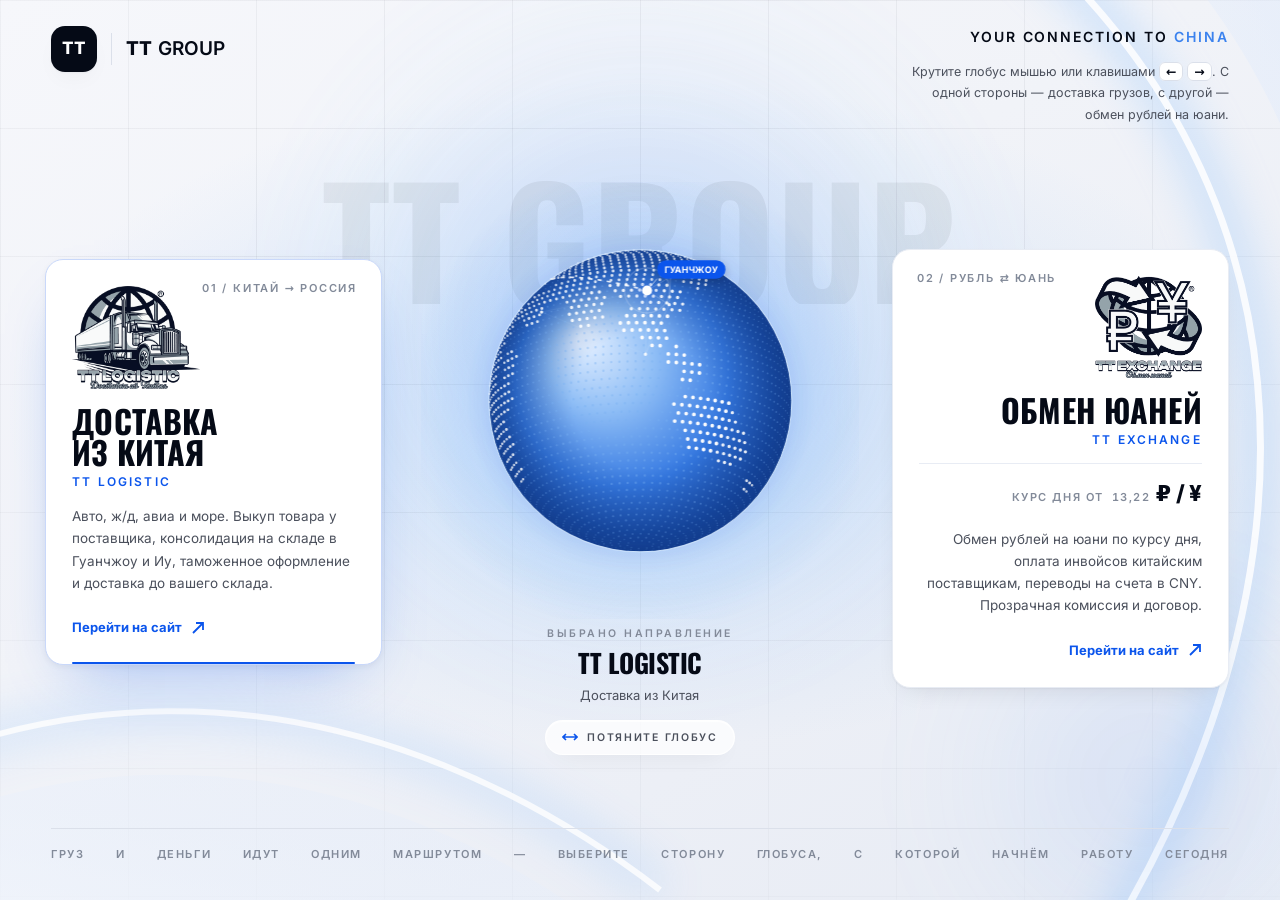
<file: index.html>
<!doctype html>
<html lang="ru">
<head>
<meta charset="utf-8">
<meta name="viewport" content="width=device-width,initial-scale=1">
<title>TT — доставка из Китая и обмен юаней · выберите направление</title>
<meta name="description" content="Две услуги в одной экосистеме TT: логистика и выкуп товара из Китая под ключ и обмен рублей на юани с оплатой инвойсов. Выберите направление на глобусе.">
<meta name="theme-color" content="#EDECF1">
<link rel="icon" href="assets/img/favicon.svg" type="image/svg+xml">
<link rel="preload" as="font" type="font/woff2" href="assets/fonts/oswald-700-cyrillic.woff2" crossorigin>
<link rel="preload" as="font" type="font/woff2" href="assets/fonts/inter-400-cyrillic.woff2" crossorigin>
<link rel="stylesheet" href="assets/css/fonts.css">
<link rel="stylesheet" href="assets/css/base.css">
<link rel="stylesheet" href="assets/css/portal.css">
</head>
<body>

<main class="portal">
  <div class="grid-bg"></div>
  <div class="sheen" aria-hidden="true">
    <svg viewBox="0 0 1440 900" preserveAspectRatio="xMidYMid slice">
      <defs>
        <linearGradient id="shA30" x1="1" y1="0" x2="0" y2="1">
          <stop offset="0" stop-color="#C6DBFB" stop-opacity=".55"/>
          <stop offset="1" stop-color="#FFFFFF" stop-opacity="0"/>
        </linearGradient>
        <linearGradient id="shB30" x1="0" y1="1" x2="1" y2="0">
          <stop offset="0" stop-color="#FFFFFF" stop-opacity=".95"/>
          <stop offset="1" stop-color="#DCE8FB" stop-opacity=".12"/>
        </linearGradient>
        <filter id="shF30" x="-40%" y="-40%" width="180%" height="180%">
          <feGaussianBlur stdDeviation="22"/>
        </filter>
      </defs>
      <path d="M1150-140C1470 110 1520 540 1230 1040H1620V-140Z" fill="url(#shA30)"/>
      <path d="M1060-100C1390 150 1440 570 1150 1000" fill="none" stroke="#8FC2FC" stroke-width="26" opacity=".5" filter="url(#shF30)"/>
      <path d="M1060-100C1390 150 1440 570 1150 1000" fill="none" stroke="#FFFFFF" stroke-width="7" opacity=".85"/>
      <path d="M-260 1000C40 700 420 720 700 940V1060H-260Z" fill="url(#shB30)"/>
      <path d="M-260 930C60 630 440 660 740 890" fill="none" stroke="#9CC7FB" stroke-width="22" opacity=".45" filter="url(#shF30)"/>
      <path d="M-260 930C60 630 440 660 740 890" fill="none" stroke="#FFFFFF" stroke-width="6" opacity=".8"/>
    </svg>
  </div>
  <div class="glow portal__glow--a"></div>
  <div class="glow portal__glow--b"></div>

  <header class="portal__top">
    <div class="portal__brand logo">
      <div class="portal__brand-mark">TT</div>
      <span class="logo__rule"></span>
      <span class="logo__name"><b>TT</b> Group</span>
    </div>
    <div>
      <p class="tagline" style="text-align:right;margin:0 0 10px">Your connection to <b>China</b></p>
      <p class="portal__hint">
        Крутите глобус мышью или клавишами <kbd>←</kbd> <kbd>→</kbd>. С одной стороны —
        доставка грузов, с другой — обмен рублей на юани.
      </p>
    </div>
  </header>

  <section class="stage">
    <div class="stage__title"><span class="mega">TT&nbsp;GROUP</span></div>

    <!-- Левая сторона глобуса -->
    <a class="choice choice--left" data-site="logistic" href="logistic.html">
      <span class="choice__num">01 / Китай → Россия</span>
      <span class="choice__logo logo logo--lockup">
        <img src="assets/img/logo-logistic.png" alt="TT Logistic — доставка из Китая" width="820" height="656">
      </span>
      <h2 class="choice__name">Доставка из Китая</h2>
      <div class="choice__tag">TT Logistic</div>
      <p class="choice__desc">
        Авто, ж/д, авиа и море. Выкуп товара у поставщика, консолидация на складе
        в Гуанчжоу и Иу, таможенное оформление и доставка до вашего склада.
      </p>
      <span class="choice__go">Перейти на сайт
        <svg width="14" height="14" viewBox="0 0 14 14" fill="none" aria-hidden="true"><path d="M2 12 12 2M5 2h7v7" stroke="currentColor" stroke-width="1.8"/></svg>
      </span>
    </a>

    <!-- Глобус -->
    <div class="globe">
      <canvas id="globe" class="globe__canvas" width="500" height="500" tabindex="0"
              role="application" aria-label="Глобус выбора направления"></canvas>
      <div class="globe__status" aria-live="polite">
        <div class="globe__status-label">Выбрано направление</div>
        <div class="globe__status-value" id="globe-title">TT Logistic</div>
        <div class="muted" id="globe-sub" style="font-size:13px">Доставка из Китая</div>
      </div>
      <div class="globe__drag">
        <svg width="16" height="16" viewBox="0 0 16 16" fill="none" aria-hidden="true">
          <path d="M1 8h14M4 5 1 8l3 3M12 5l3 3-3 3" stroke="currentColor" stroke-width="1.6"/>
        </svg>
        Потяните глобус
      </div>
    </div>

    <!-- Правая сторона глобуса -->
    <a class="choice choice--right" data-site="exchange" href="exchange.html">
      <span class="choice__num">02 / Рубль ⇄ Юань</span>
      <span class="choice__logo logo logo--lockup">
        <img src="assets/img/logo-exchange.png" alt="TT Exchange — обмен юаней" width="820" height="789">
      </span>
      <h2 class="choice__name">Обмен юаней</h2>
      <div class="choice__tag">TT Exchange</div>
      <div class="choice__rate">
        <span>Курс дня от</span><b><span data-fx-base>—</span> ₽ / ¥</b>
      </div>
      <p class="choice__desc">
        Обмен рублей на юани по курсу дня, оплата инвойсов китайским поставщикам,
        переводы на счета в CNY. Прозрачная комиссия и договор.
      </p>
      <span class="choice__go">Перейти на сайт
        <svg width="14" height="14" viewBox="0 0 14 14" fill="none" aria-hidden="true"><path d="M2 12 12 2M5 2h7v7" stroke="currentColor" stroke-width="1.8"/></svg>
      </span>
    </a>
  </section>

  <footer class="portal__bottom">
    <p class="justified">Груз и деньги идут одним маршрутом — выберите сторону глобуса, с которой начнём работу сегодня</p>
  </footer>
</main>

<div class="curtain" aria-hidden="true"></div>

<script src="assets/js/config.js"></script>
<script src="assets/js/site.js"></script>
<script src="assets/js/calc-exchange.js"></script>
<script src="assets/js/globe.js"></script>
</body>
</html>
</file>
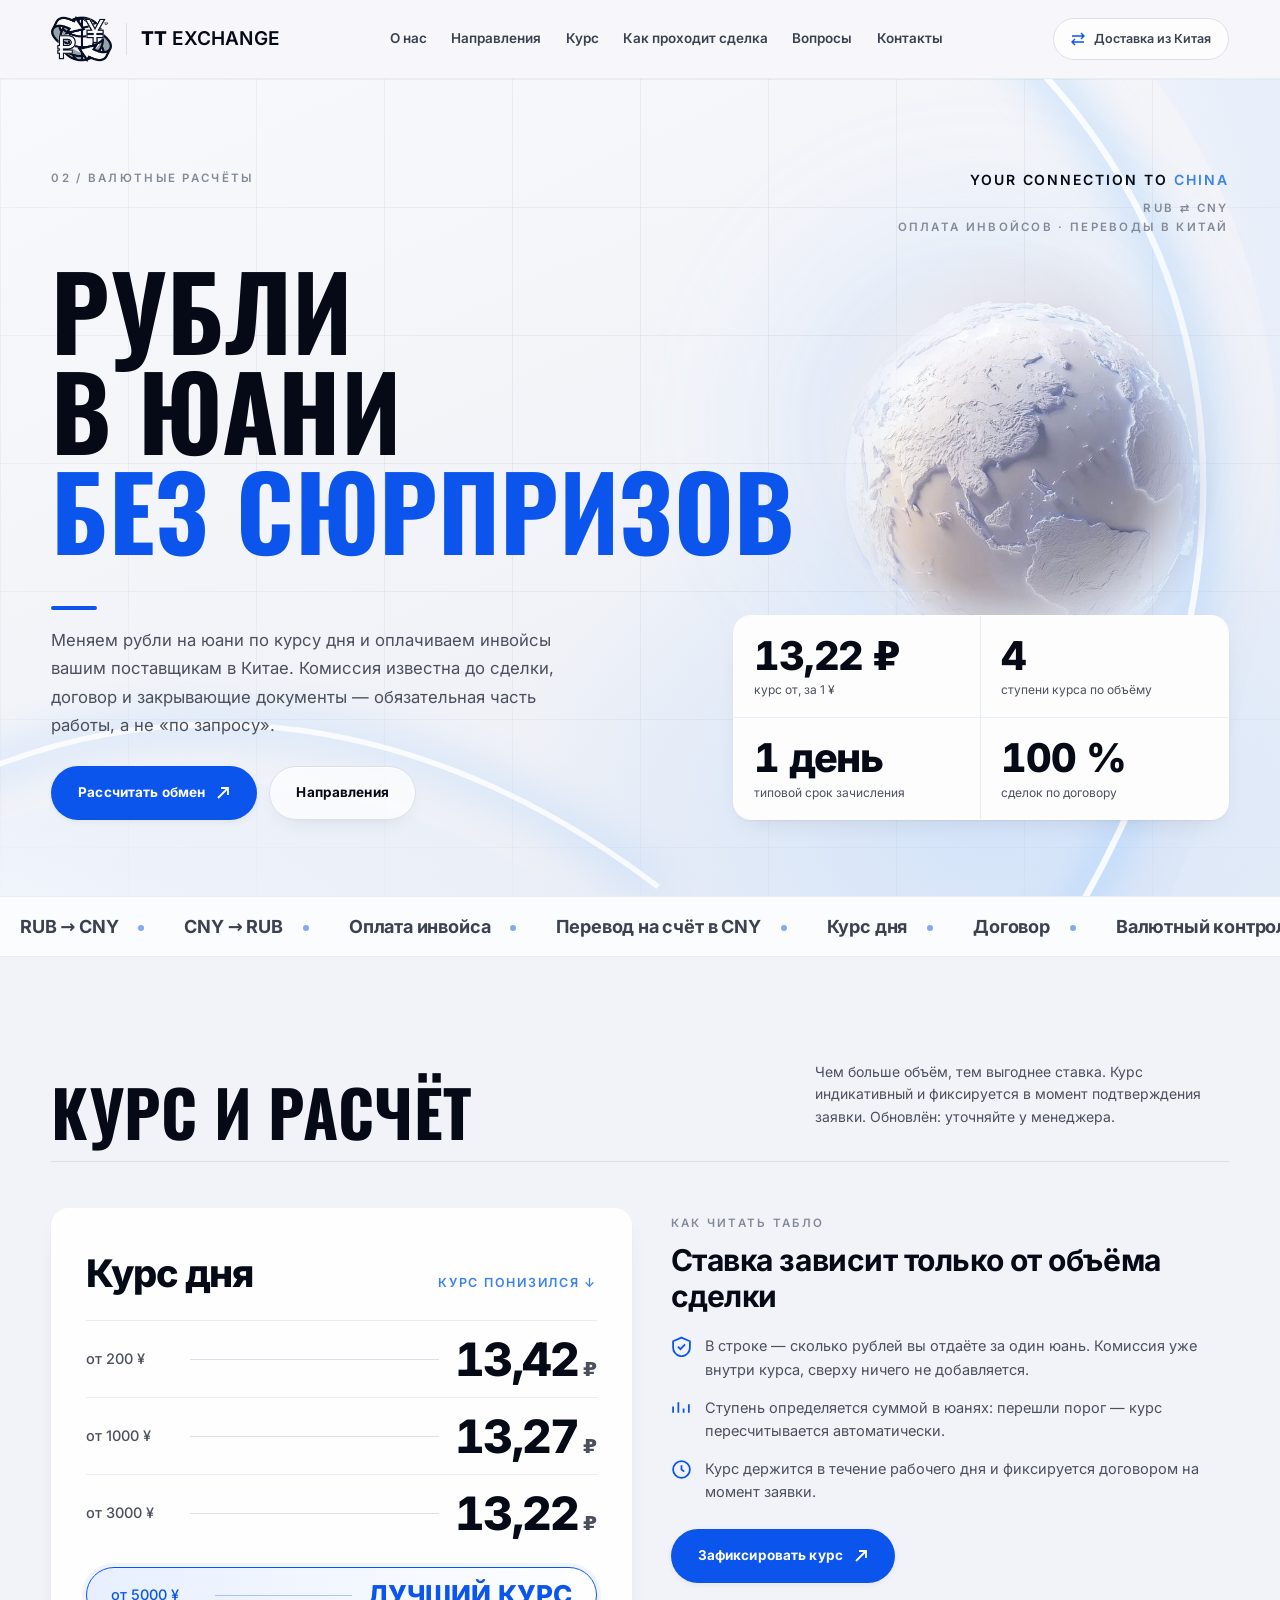
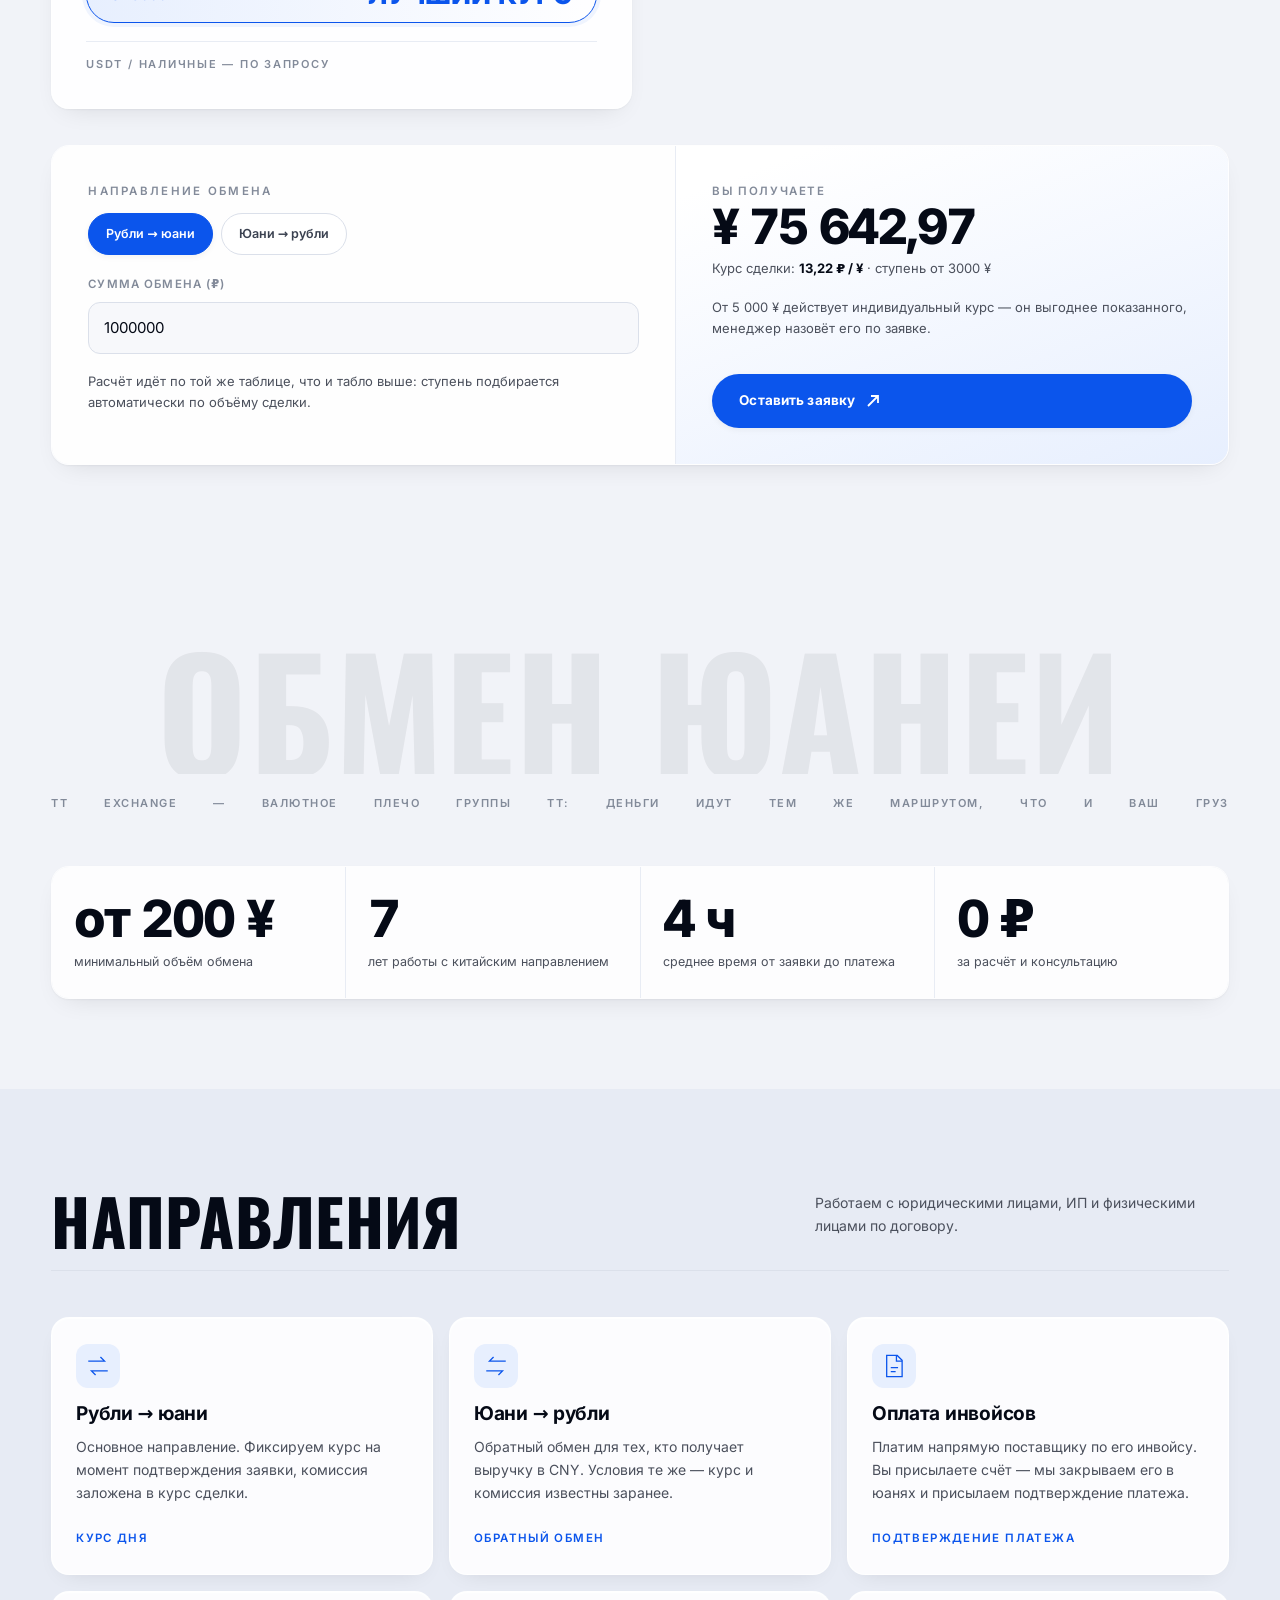
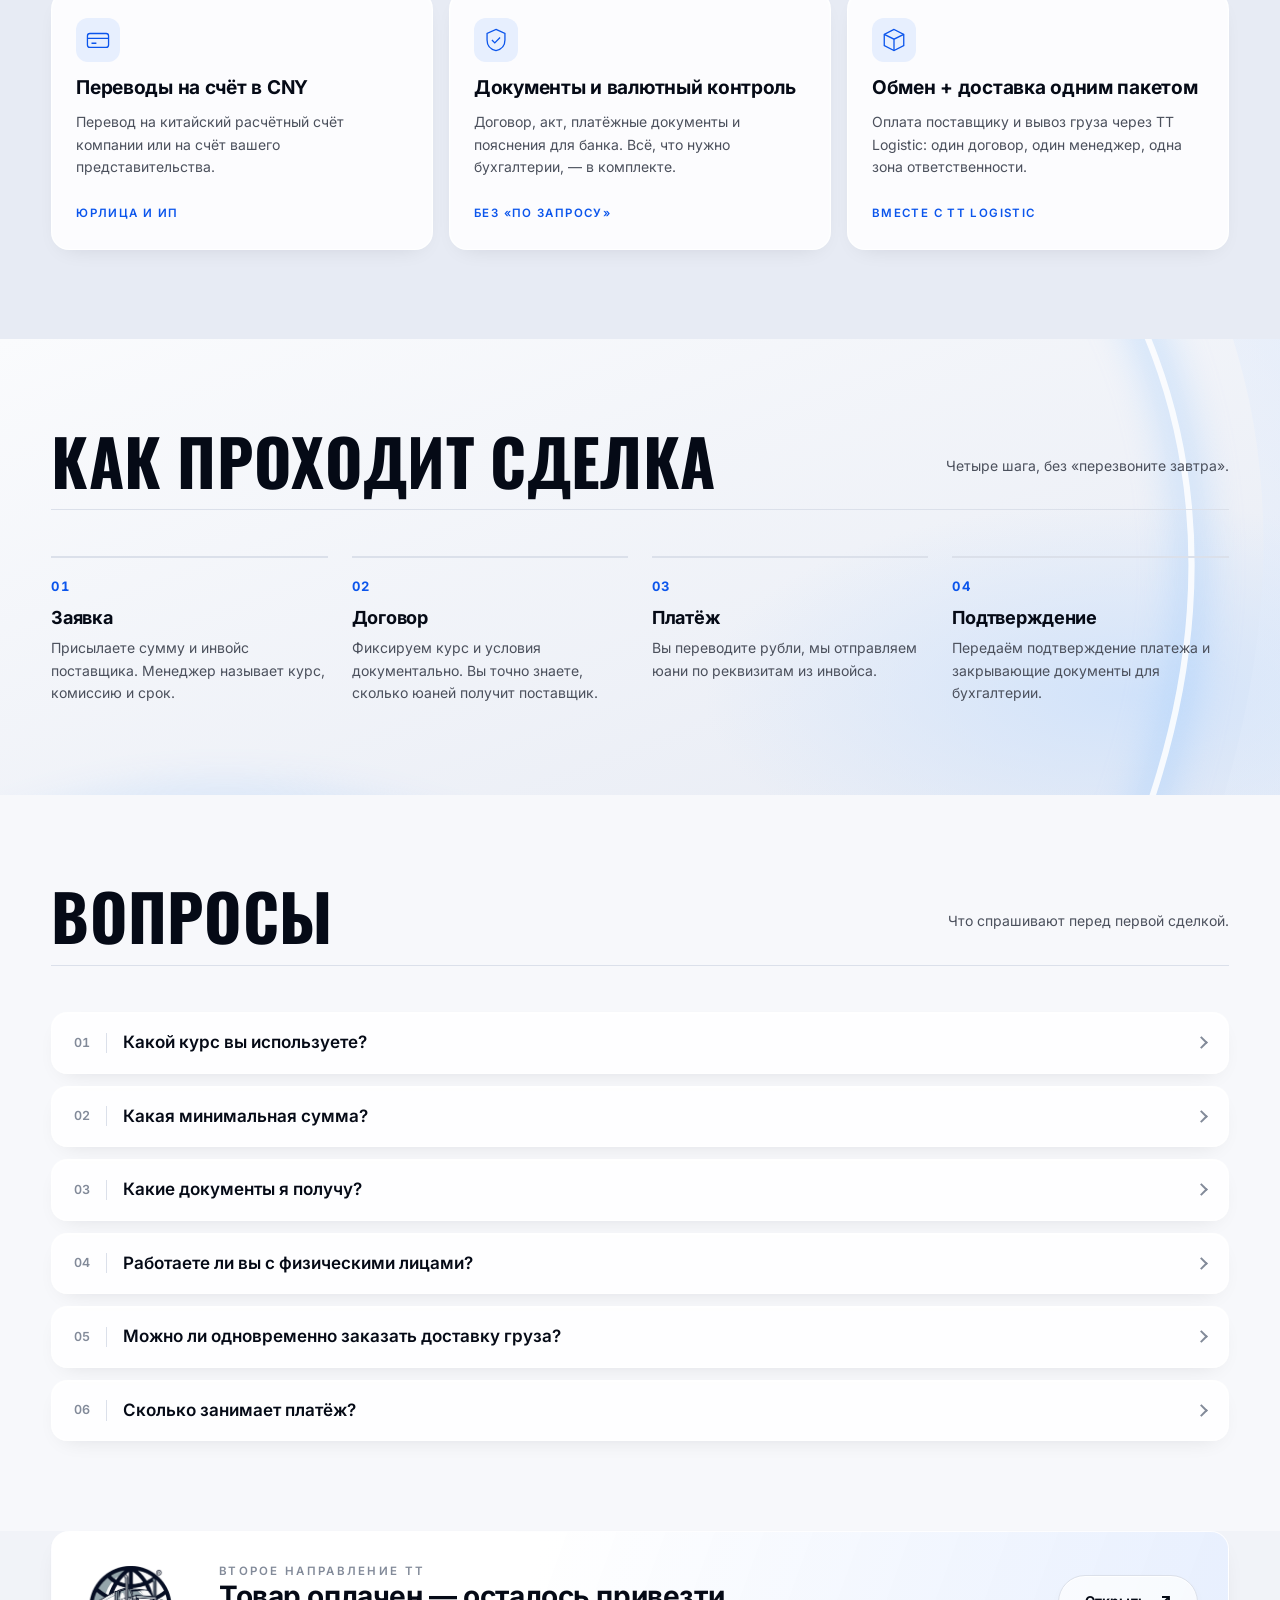
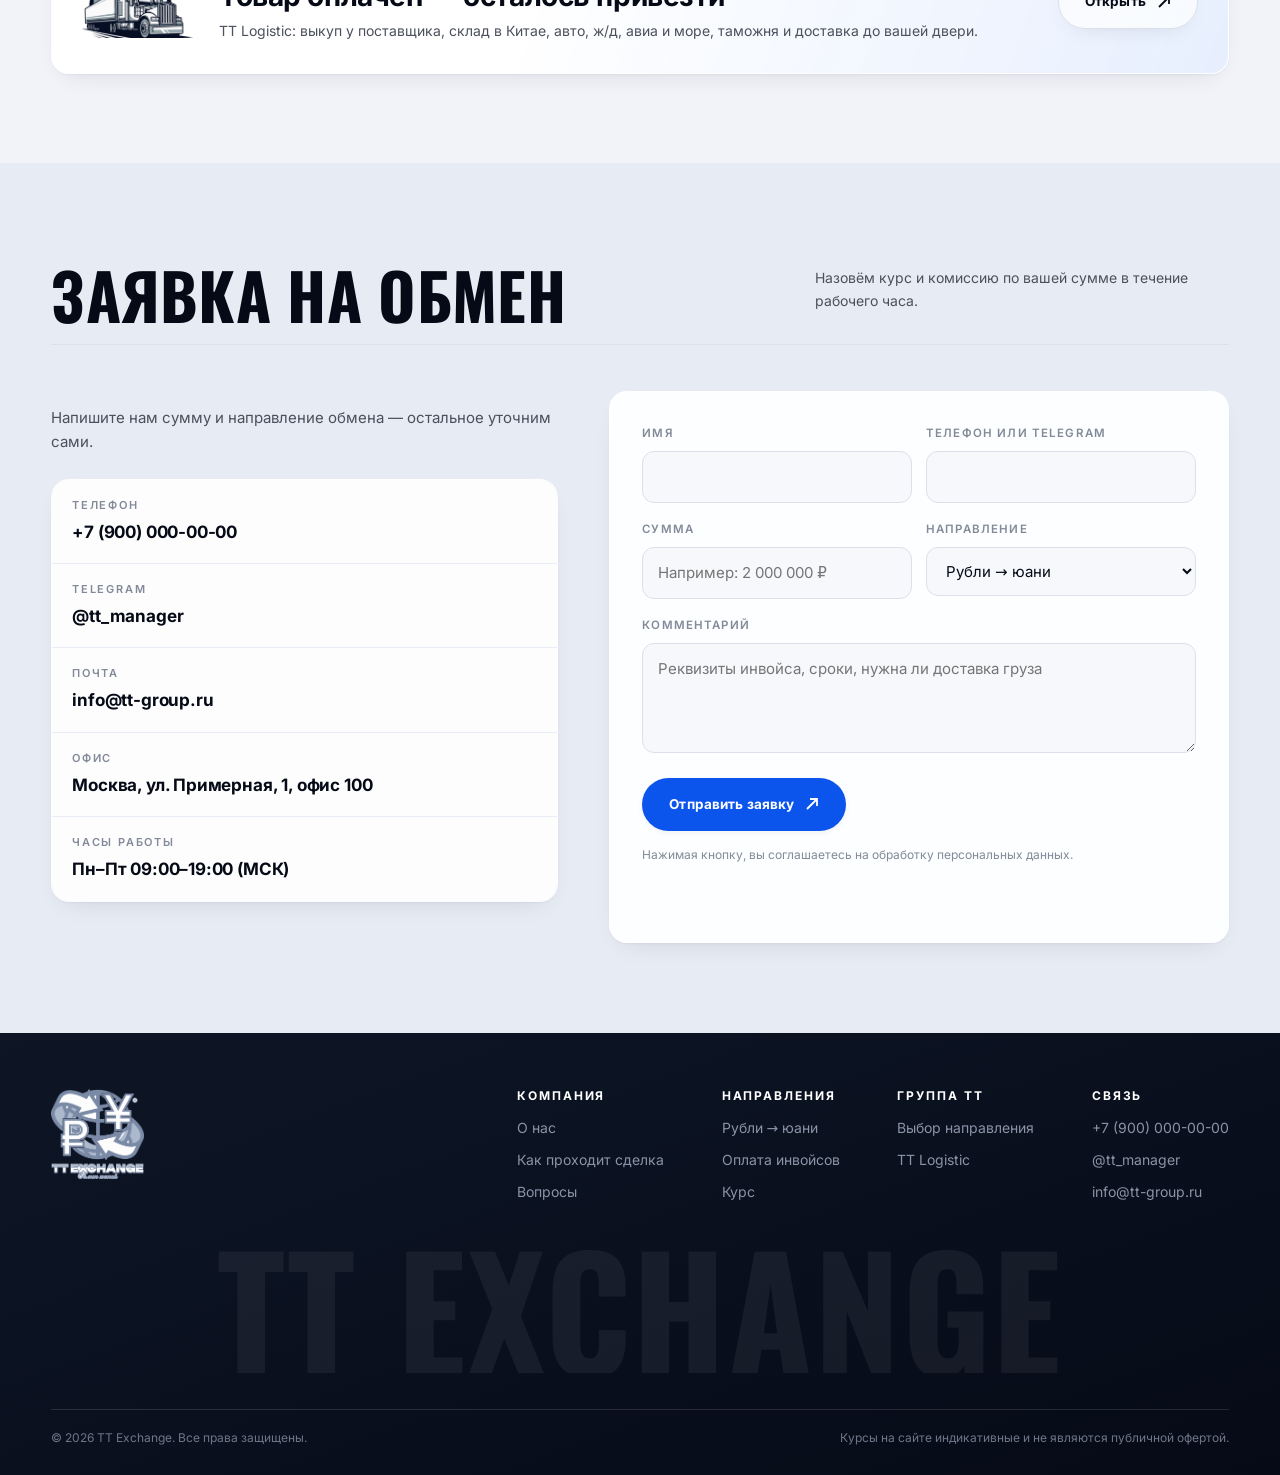
<file: exchange.html>
<!doctype html>
<html lang="ru">
<head>
<meta charset="utf-8">
<meta name="viewport" content="width=device-width,initial-scale=1">
<title>TT Exchange — обмен рублей на юани и оплата инвойсов в Китай</title>
<meta name="description" content="TT Exchange: обмен рублей на юани по курсу дня, оплата инвойсов китайским поставщикам, переводы в CNY. Договор, прозрачная комиссия, документы для валютного контроля.">
<meta name="theme-color" content="#EDECF1">
<link rel="icon" href="assets/img/favicon.svg" type="image/svg+xml">
<link rel="preload" as="font" type="font/woff2" href="assets/fonts/oswald-700-cyrillic.woff2" crossorigin>
<link rel="preload" as="font" type="font/woff2" href="assets/fonts/inter-400-cyrillic.woff2" crossorigin>
<link rel="stylesheet" href="assets/css/fonts.css">
<link rel="stylesheet" href="assets/css/base.css">
<link rel="stylesheet" href="assets/css/site.css">
</head>
<body>

<!-- ================= ШАПКА ================= -->
<header class="hdr">
  <div class="hdr__in">
    <a class="hdr__logo logo" href="index.html" aria-label="TT Exchange — на главную">
      <img class="logo__mark" src="assets/img/mark-exchange.png" alt="" width="460" height="350">
      <span class="logo__rule"></span>
      <span class="logo__name"><b>TT</b> Exchange</span>
    </a>
    <nav class="hdr__nav" aria-label="Основная навигация">
      <a href="#about">О нас</a>
      <a href="#services">Направления</a>
      <a href="#calc">Курс</a>
      <a href="#how">Как проходит сделка</a>
      <a href="#faq">Вопросы</a>
      <a href="#contact">Контакты</a>
    </nav>
    <div class="hdr__actions">
      <a class="hdr__switch" href="logistic.html">
        <svg width="14" height="14" viewBox="0 0 14 14" fill="none" aria-hidden="true"><path d="M1 4h12M10 1l3 3-3 3M13 10H1M4 7l-3 3 3 3" stroke="currentColor" stroke-width="1.4"/></svg>
        <span>Доставка из Китая</span>
      </a>
      <button class="hdr__burger" type="button" aria-label="Меню" aria-expanded="false"><span></span></button>
    </div>
  </div>
</header>

<main>

<!-- ================= ГЕРОЙ ================= -->
<section class="hero">
  <div class="grid-bg"></div>
  <div class="sheen" aria-hidden="true">
    <svg viewBox="0 0 1440 900" preserveAspectRatio="xMidYMid slice">
      <defs>
        <linearGradient id="shA11" x1="1" y1="0" x2="0" y2="1">
          <stop offset="0" stop-color="#C6DBFB" stop-opacity=".55"/>
          <stop offset="1" stop-color="#FFFFFF" stop-opacity="0"/>
        </linearGradient>
        <linearGradient id="shB11" x1="0" y1="1" x2="1" y2="0">
          <stop offset="0" stop-color="#FFFFFF" stop-opacity=".95"/>
          <stop offset="1" stop-color="#DCE8FB" stop-opacity=".12"/>
        </linearGradient>
        <filter id="shF11" x="-40%" y="-40%" width="180%" height="180%">
          <feGaussianBlur stdDeviation="22"/>
        </filter>
      </defs>
      <path d="M1150-140C1470 110 1520 540 1230 1040H1620V-140Z" fill="url(#shA11)"/>
      <path d="M1060-100C1390 150 1440 570 1150 1000" fill="none" stroke="#8FC2FC" stroke-width="26" opacity=".5" filter="url(#shF11)"/>
      <path d="M1060-100C1390 150 1440 570 1150 1000" fill="none" stroke="#FFFFFF" stroke-width="7" opacity=".85"/>
      <path d="M-260 1000C40 700 420 720 700 940V1060H-260Z" fill="url(#shB11)"/>
      <path d="M-260 930C60 630 440 660 740 890" fill="none" stroke="#9CC7FB" stroke-width="22" opacity=".45" filter="url(#shF11)"/>
      <path d="M-260 930C60 630 440 660 740 890" fill="none" stroke="#FFFFFF" stroke-width="6" opacity=".8"/>
    </svg>
  </div>
  <div class="glow hero__glow"></div>
  <div class="hero__art hero__art--globe" aria-hidden="true">
    <img src="assets/img/hero-globe.jpg" alt="" width="656" height="720" loading="eager" decoding="async">
  </div>

  <div class="hero__in">
    <div class="hero__top">
      <div>
        <div class="eyebrow">02 / Валютные расчёты</div>
      </div>
      <div style="text-align:right">
        <p class="tagline" style="margin:0 0 8px">Your connection to <b>China</b></p>
        <div class="eyebrow">RUB ⇄ CNY<br>Оплата инвойсов · переводы в Китай</div>
      </div>
    </div>

    <h1 class="hero__title">Рубли<br>в юани<br><em>без сюрпризов</em></h1>

    <div class="hero__grid">
      <div>
        <span class="bar"></span>
        <p class="hero__lead">
          Меняем рубли на юани по курсу дня и оплачиваем инвойсы вашим поставщикам в Китае.
          Комиссия известна до сделки, договор и закрывающие документы — обязательная часть работы,
          а не «по запросу».
        </p>
        <div class="hero__cta">
          <a class="btn" href="#calc">Рассчитать обмен
            <svg class="btn__arrow" width="14" height="14" viewBox="0 0 14 14" fill="none" aria-hidden="true"><path d="M2 12 12 2M5 2h7v7" stroke="currentColor" stroke-width="1.8"/></svg>
          </a>
          <a class="btn btn--ghost" href="#services">Направления</a>
        </div>
      </div>
      <div class="hero__facts">
        <div class="hero__fact"><b><span data-fx-base>—</span> ₽</b><span>курс от, за 1 ¥</span></div>
        <div class="hero__fact"><b>4</b><span>ступени курса по объёму</span></div>
        <div class="hero__fact"><b>1 день</b><span>типовой срок зачисления</span></div>
        <div class="hero__fact"><b>100 %</b><span>сделок по договору</span></div>
      </div>
    </div>
  </div>
</section>

<div class="ticker" aria-hidden="true">
  <div class="ticker__track">
    <span>RUB → CNY</span><span>CNY → RUB</span><span>Оплата инвойса</span><span>Перевод на счёт в CNY</span><span>Курс дня</span><span>Договор</span><span>Валютный контроль</span>
    <span>RUB → CNY</span><span>CNY → RUB</span><span>Оплата инвойса</span><span>Перевод на счёт в CNY</span><span>Курс дня</span><span>Договор</span><span>Валютный контроль</span>
  </div>
</div>

<!-- ================= КУРС И РАСЧЁТ ================= -->
<section class="sec" id="calc">
  <div class="shell">
    <div class="sec__head reveal">
      <h2 class="sec__title">Курс и расчёт</h2>
      <p class="sec__note">
        Чем больше объём, тем выгоднее ставка. Курс индикативный и фиксируется
        в момент подтверждения заявки. Обновлён: <span data-fx-updated>—</span>.
      </p>
    </div>

    <div class="rate">
      <div class="board reveal" data-board></div>

      <div class="rate__side reveal">
        <div class="eyebrow">Как читать табло</div>
        <h3 style="font-size:clamp(20px,2.4vw,30px);margin:10px 0 0">Ставка зависит только от объёма сделки</h3>
        <div class="rate__list">
          <div class="rate__li">
            <svg viewBox="0 0 20 20" fill="none" stroke="currentColor" stroke-width="1.7" aria-hidden="true"><path d="M10 1.5 18 5v6c0 4.4-3 7.4-8 8.5C5 18.4 2 15.4 2 11V5z"/><path d="M6.6 10.2 9 12.6l4.4-4.6"/></svg>
            <span>В строке — сколько рублей вы отдаёте за один юань. Комиссия уже внутри курса, сверху ничего не добавляется.</span>
          </div>
          <div class="rate__li">
            <svg viewBox="0 0 20 20" fill="none" stroke="currentColor" stroke-width="1.7" aria-hidden="true"><path d="M2 14V8m5 6V4m5 10v-4m5 4V6"/></svg>
            <span>Ступень определяется суммой в юанях: перешли порог — курс пересчитывается автоматически.</span>
          </div>
          <div class="rate__li">
            <svg viewBox="0 0 20 20" fill="none" stroke="currentColor" stroke-width="1.7" aria-hidden="true"><circle cx="10" cy="10" r="8"/><path d="M10 6v4l2.6 2"/></svg>
            <span>Курс держится в течение рабочего дня и фиксируется договором на момент заявки.</span>
          </div>
        </div>
        <a class="btn" href="#contact">Зафиксировать курс
          <svg class="btn__arrow" width="14" height="14" viewBox="0 0 14 14" fill="none" aria-hidden="true"><path d="M2 12 12 2M5 2h7v7" stroke="currentColor" stroke-width="1.8"/></svg>
        </a>
      </div>
    </div>

    <form class="calc reveal" id="calc-fx" style="margin-top:clamp(22px,3vw,36px)">
      <div class="calc__form">
        <div class="eyebrow" style="margin-bottom:12px">Направление обмена</div>
        <div class="seg">
          <input type="radio" name="dir" id="d1" value="rub2cny" checked><label for="d1">Рубли → юани</label>
          <input type="radio" name="dir" id="d2" value="cny2rub"><label for="d2">Юани → рубли</label>
        </div>

        <label class="field"><span>Сумма обмена (<span class="amount-unit">₽</span>)</span>
          <input type="number" name="amount" min="0" step="1000" value="1000000" inputmode="decimal">
        </label>

        <p class="muted" style="font-size:13px;margin:0">
          Расчёт идёт по той же таблице, что и табло выше: ступень подбирается
          автоматически по объёму сделки.
        </p>
      </div>

      <div class="calc__out">
        <div>
          <div class="result">
            <div class="result__label">Вы получаете</div>
            <div class="result__value" id="fx-get">—</div>
            <div class="result__sub">Курс сделки: <b id="fx-rate">—</b> · ступень <span id="fx-tier">—</span></div>
          </div>
          <p class="result__sub" id="fx-warn" style="margin-top:18px"></p>
        </div>
        <a class="btn" href="#contact">Оставить заявку
          <svg class="btn__arrow" width="14" height="14" viewBox="0 0 14 14" fill="none" aria-hidden="true"><path d="M2 12 12 2M5 2h7v7" stroke="currentColor" stroke-width="1.8"/></svg>
        </a>
      </div>
    </form>
  </div>
</section>

<!-- ================= О КОМПАНИИ ================= -->
<section class="sec" id="about">
  <div class="shell">

    <div style="display:flex;justify-content:center;margin:0 0 18px;overflow:hidden">
      <span class="mega">ОБМЕН ЮАНЕЙ</span>
    </div>

    <p class="justified reveal">
      TT Exchange — валютное плечо группы TT: деньги идут тем же маршрутом, что и ваш груз
    </p>

    <div class="stats reveal" style="margin-top:clamp(28px,4vw,54px)">
      <div class="stat"><b>от 200 ¥</b><span>минимальный объём обмена</span></div>
      <div class="stat"><b>7</b><span>лет работы с китайским направлением</span></div>
      <div class="stat"><b>4 ч</b><span>среднее время от заявки до платежа</span></div>
      <div class="stat"><b>0 ₽</b><span>за расчёт и консультацию</span></div>
    </div>
  </div>
</section>

<!-- ================= НАПРАВЛЕНИЯ ================= -->
<section class="sec sec--tint" id="services">
  <div class="shell">
    <div class="sec__head reveal">
      <h2 class="sec__title">Направления</h2>
      <p class="sec__note">Работаем с юридическими лицами, ИП и физическими лицами по договору.</p>
    </div>

    <div class="cards reveal">
      <article class="card">
        <svg class="card__i" viewBox="0 0 32 32" fill="none" stroke="currentColor" stroke-width="1.6"><path d="M4 10h20l-5-5M28 22H8l5 5"/></svg>
        <h3>Рубли → юани</h3>
        <p>Основное направление. Фиксируем курс на момент подтверждения заявки, комиссия заложена в курс сделки.</p>
        <div class="card__meta">Курс дня</div>
      </article>
      <article class="card">
        <svg class="card__i" viewBox="0 0 32 32" fill="none" stroke="currentColor" stroke-width="1.6"><path d="M28 10H8l5-5M4 22h20l-5 5"/></svg>
        <h3>Юани → рубли</h3>
        <p>Обратный обмен для тех, кто получает выручку в CNY. Условия те же — курс и комиссия известны заранее.</p>
        <div class="card__meta">Обратный обмен</div>
      </article>
      <article class="card">
        <svg class="card__i" viewBox="0 0 32 32" fill="none" stroke="currentColor" stroke-width="1.6"><path d="M7 3h13l6 6v20H7z"/><path d="M19 3v7h7M12 18h9M12 23h6"/></svg>
        <h3>Оплата инвойсов</h3>
        <p>Платим напрямую поставщику по его инвойсу. Вы присылаете счёт — мы закрываем его в юанях и присылаем подтверждение платежа.</p>
        <div class="card__meta">Подтверждение платежа</div>
      </article>
      <article class="card">
        <svg class="card__i" viewBox="0 0 32 32" fill="none" stroke="currentColor" stroke-width="1.6"><rect x="3" y="8" width="26" height="17" rx="3"/><path d="M3 14h26M8 20h6"/></svg>
        <h3>Переводы на счёт в CNY</h3>
        <p>Перевод на китайский расчётный счёт компании или на счёт вашего представительства.</p>
        <div class="card__meta">Юрлица и ИП</div>
      </article>
      <article class="card">
        <svg class="card__i" viewBox="0 0 32 32" fill="none" stroke="currentColor" stroke-width="1.6"><path d="M16 3l11 5v8c0 7-4.6 11.6-11 13-6.4-1.4-11-6-11-13V8z"/><path d="M11 16l3.5 3.5L21 13"/></svg>
        <h3>Документы и валютный контроль</h3>
        <p>Договор, акт, платёжные документы и пояснения для банка. Всё, что нужно бухгалтерии, — в комплекте.</p>
        <div class="card__meta">Без «по запросу»</div>
      </article>
      <article class="card">
        <svg class="card__i" viewBox="0 0 32 32" fill="none" stroke="currentColor" stroke-width="1.6"><path d="M16 3 4 9v14l12 6 12-6V9z"/><path d="M16 15v14M4 9l12 6 12-6"/></svg>
        <h3>Обмен + доставка одним пакетом</h3>
        <p>Оплата поставщику и вывоз груза через TT Logistic: один договор, один менеджер, одна зона ответственности.</p>
        <div class="card__meta">Вместе с TT Logistic</div>
      </article>
    </div>
  </div>
</section>


<!-- ================= КАК ПРОХОДИТ СДЕЛКА ================= -->
<section class="sec sec--sheen" id="how">
  <div class="sheen" aria-hidden="true">
    <svg viewBox="0 0 1440 900" preserveAspectRatio="xMidYMid slice">
      <defs>
        <linearGradient id="shA12" x1="1" y1="0" x2="0" y2="1">
          <stop offset="0" stop-color="#C6DBFB" stop-opacity=".55"/>
          <stop offset="1" stop-color="#FFFFFF" stop-opacity="0"/>
        </linearGradient>
        <linearGradient id="shB12" x1="0" y1="1" x2="1" y2="0">
          <stop offset="0" stop-color="#FFFFFF" stop-opacity=".95"/>
          <stop offset="1" stop-color="#DCE8FB" stop-opacity=".12"/>
        </linearGradient>
        <filter id="shF12" x="-40%" y="-40%" width="180%" height="180%">
          <feGaussianBlur stdDeviation="22"/>
        </filter>
      </defs>
      <path d="M1150-140C1470 110 1520 540 1230 1040H1620V-140Z" fill="url(#shA12)"/>
      <path d="M1060-100C1390 150 1440 570 1150 1000" fill="none" stroke="#8FC2FC" stroke-width="26" opacity=".5" filter="url(#shF12)"/>
      <path d="M1060-100C1390 150 1440 570 1150 1000" fill="none" stroke="#FFFFFF" stroke-width="7" opacity=".85"/>
      <path d="M-260 1000C40 700 420 720 700 940V1060H-260Z" fill="url(#shB12)"/>
      <path d="M-260 930C60 630 440 660 740 890" fill="none" stroke="#9CC7FB" stroke-width="22" opacity=".45" filter="url(#shF12)"/>
      <path d="M-260 930C60 630 440 660 740 890" fill="none" stroke="#FFFFFF" stroke-width="6" opacity=".8"/>
    </svg>
  </div>
  <div class="shell">
    <div class="sec__head reveal">
      <h2 class="sec__title">Как проходит сделка</h2>
      <p class="sec__note">Четыре шага, без «перезвоните завтра».</p>
    </div>
    <div class="steps reveal">
      <div class="step"><b>01</b><h3>Заявка</h3><p>Присылаете сумму и инвойс поставщика. Менеджер называет курс, комиссию и срок.</p></div>
      <div class="step"><b>02</b><h3>Договор</h3><p>Фиксируем курс и условия документально. Вы точно знаете, сколько юаней получит поставщик.</p></div>
      <div class="step"><b>03</b><h3>Платёж</h3><p>Вы переводите рубли, мы отправляем юани по реквизитам из инвойса.</p></div>
      <div class="step"><b>04</b><h3>Подтверждение</h3><p>Передаём подтверждение платежа и закрывающие документы для бухгалтерии.</p></div>
    </div>
  </div>
</section>

<!-- ================= FAQ ================= -->
<section class="sec sec--paper" id="faq">
  <div class="shell">
    <div class="sec__head reveal">
      <h2 class="sec__title">Вопросы</h2>
      <p class="sec__note">Что спрашивают перед первой сделкой.</p>
    </div>
    <div class="faq reveal">
      <details><summary>Какой курс вы используете?</summary><p>За основу берётся рыночный курс юаня на момент обращения, к нему заложена наша комиссия — отдельно сверху ничего не начисляется. Итоговая ставка зависит только от объёма сделки и видна в табло. Курс называется до подписания договора и не меняется задним числом.</p></details>
      <details><summary>Какая минимальная сумма?</summary><p>Табло начинается с 200 ¥ — это минимальный объём одной сделки. Меньшие суммы рассматриваем индивидуально, но условия по ним хуже: фиксированные издержки на сделку не зависят от объёма.</p></details>
      <details><summary>Какие документы я получу?</summary><p>Договор, платёжные документы и подтверждение перевода поставщику. Для юридических лиц дополнительно готовим пакет пояснений для банка в рамках валютного контроля.</p></details>
      <details><summary>Работаете ли вы с физическими лицами?</summary><p>Да, но с обязательной идентификацией и по договору. Анонимных операций мы не проводим.</p></details>
      <details><summary>Можно ли одновременно заказать доставку груза?</summary><p>Да. TT Logistic и TT Exchange — одна группа: мы оплачиваем инвойс, забираем товар у поставщика и везём его до вашего склада. Это один менеджер и один комплект документов.</p></details>
      <details><summary>Сколько занимает платёж?</summary><p>Типовой срок — один рабочий день с момента поступления рублей. По части направлений платёж уходит в день обращения.</p></details>
    </div>
  </div>
</section>

<!-- ================= ПЕРЕХОД НА ЛОГИСТИКУ ================= -->
<section class="sec" style="padding-top:0">
  <div class="shell">
    <a class="crosslink reveal" href="logistic.html">
      <img src="assets/img/mark-logistic.png" alt="" width="460" height="299">
      <div>
        <div class="eyebrow">Второе направление TT</div>
        <h3>Товар оплачен — осталось привезти</h3>
        <p>TT Logistic: выкуп у поставщика, склад в Китае, авто, ж/д, авиа и море, таможня и доставка до вашей двери.</p>
      </div>
      <span class="btn btn--ghost">Открыть
        <svg class="btn__arrow" width="14" height="14" viewBox="0 0 14 14" fill="none" aria-hidden="true"><path d="M2 12 12 2M5 2h7v7" stroke="currentColor" stroke-width="1.8"/></svg>
      </span>
    </a>
  </div>
</section>

<!-- ================= КОНТАКТЫ ================= -->
<section class="sec sec--tint" id="contact">
  <div class="shell">
    <div class="sec__head reveal">
      <h2 class="sec__title">Заявка на обмен</h2>
      <p class="sec__note">Назовём курс и комиссию по вашей сумме в течение рабочего часа.</p>
    </div>

    <div class="contact reveal">
      <div>
        <p class="muted" style="font-size:15px">Напишите нам сумму и направление обмена — остальное уточним сами.</p>
        <div class="contact__list">
          <div class="contact__item"><span>Телефон</span><a data-href="phoneHref" data-c="phone" href="#">—</a></div>
          <div class="contact__item"><span>Telegram</span><a data-href="telegram" data-c="telegramLabel" href="#" target="_blank" rel="noopener">—</a></div>
          <div class="contact__item"><span>Почта</span><a data-c="email" href="#" id="mail-link">—</a></div>
          <div class="contact__item"><span>Офис</span><b data-c="addressRu">—</b></div>
          <div class="contact__item"><span>Часы работы</span><b data-c="hours">—</b></div>
        </div>
      </div>

      <form class="form" data-lead="exchange">
        <div class="field-row">
          <label class="field"><span>Имя</span><input type="text" name="Имя" required autocomplete="name"></label>
          <label class="field"><span>Телефон или Telegram</span><input type="text" name="Контакт" required></label>
        </div>
        <div class="field-row">
          <label class="field"><span>Сумма</span><input type="text" name="Сумма" placeholder="Например: 2 000 000 ₽"></label>
          <label class="field"><span>Направление</span>
            <select name="Направление">
              <option>Рубли → юани</option>
              <option>Юани → рубли</option>
              <option>Оплата инвойса поставщику</option>
            </select>
          </label>
        </div>
        <label class="field"><span>Комментарий</span><textarea name="Комментарий" placeholder="Реквизиты инвойса, сроки, нужна ли доставка груза"></textarea></label>
        <button class="btn" type="submit">Отправить заявку
          <svg class="btn__arrow" width="14" height="14" viewBox="0 0 14 14" fill="none" aria-hidden="true"><path d="M2 12 12 2M5 2h7v7" stroke="currentColor" stroke-width="1.8"/></svg>
        </button>
        <p class="form-note">Нажимая кнопку, вы соглашаетесь на обработку персональных данных.</p>
        <p class="form-status" role="status"></p>
      </form>
    </div>
  </div>
</section>

</main>

<!-- ================= ПОДВАЛ ================= -->
<footer class="ftr">
  <div class="ftr__in">
    <div class="ftr__top">
      <a class="ftr__logo" href="index.html"><img src="assets/img/logo-exchange-light.png" alt="TT Exchange" width="820" height="789"></a>
      <div class="ftr__cols">
        <div class="ftr__col">
          <h4>Компания</h4>
          <a href="#about">О нас</a><a href="#how">Как проходит сделка</a><a href="#faq">Вопросы</a>
        </div>
        <div class="ftr__col">
          <h4>Направления</h4>
          <a href="#services">Рубли → юани</a><a href="#services">Оплата инвойсов</a><a href="#calc">Курс</a>
        </div>
        <div class="ftr__col">
          <h4>Группа TT</h4>
          <a href="index.html">Выбор направления</a><a href="logistic.html">TT Logistic</a>
        </div>
        <div class="ftr__col">
          <h4>Связь</h4>
          <a data-href="phoneHref" data-c="phone" href="#">—</a>
          <a data-href="telegram" data-c="telegramLabel" href="#" target="_blank" rel="noopener">—</a>
          <a data-c="email" href="#">—</a>
        </div>
      </div>
    </div>
    <div class="ftr__mega"><span class="mega">TT EXCHANGE</span></div>
    <div class="ftr__bottom">
      <span>© <span data-year></span> TT Exchange. Все права защищены.</span>
      <span>Курсы на сайте индикативные и не являются публичной офертой.</span>
    </div>
  </div>
</footer>

<script src="assets/js/config.js"></script>
<script src="assets/js/site.js"></script>
<script src="assets/js/calc-exchange.js"></script>
<script>
  var ml = document.getElementById('mail-link');
  if (ml && window.TT.contacts.email) ml.href = 'mailto:' + window.TT.contacts.email;
</script>
</body>
</html>
</file>
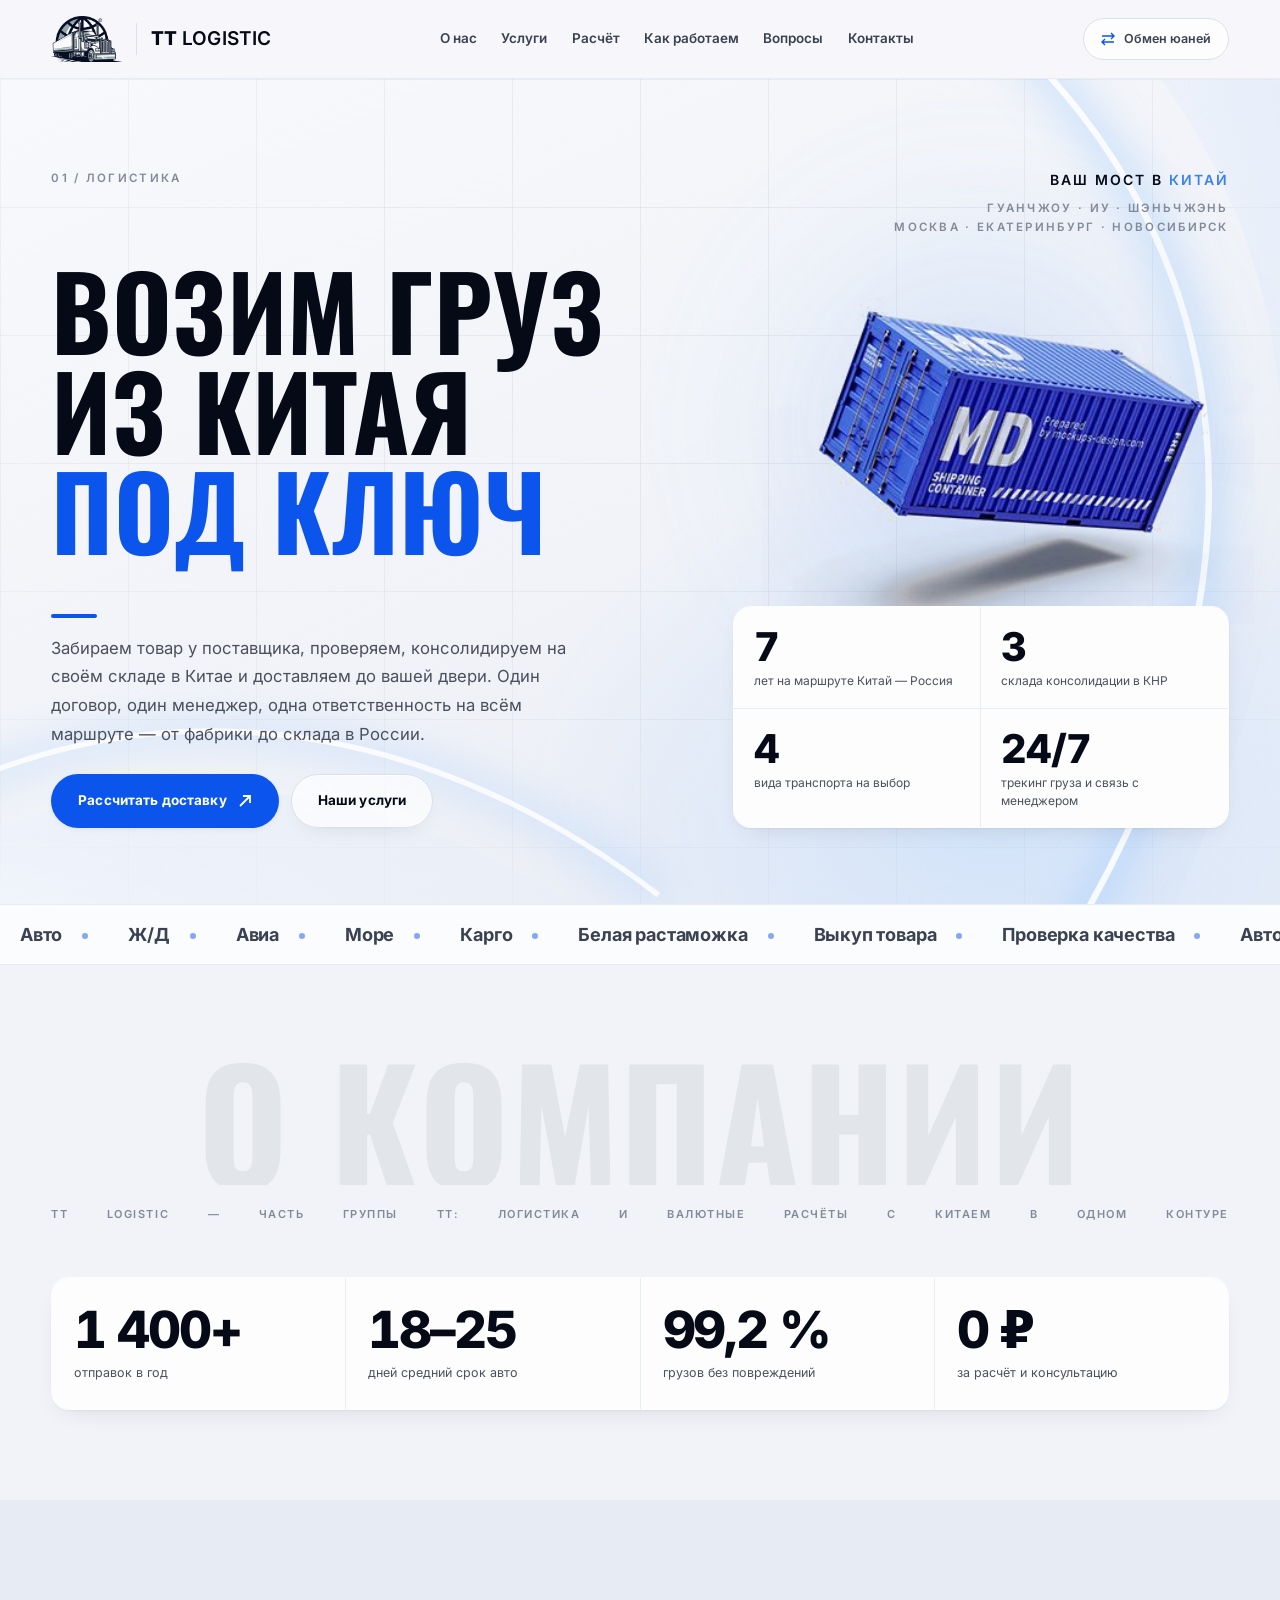
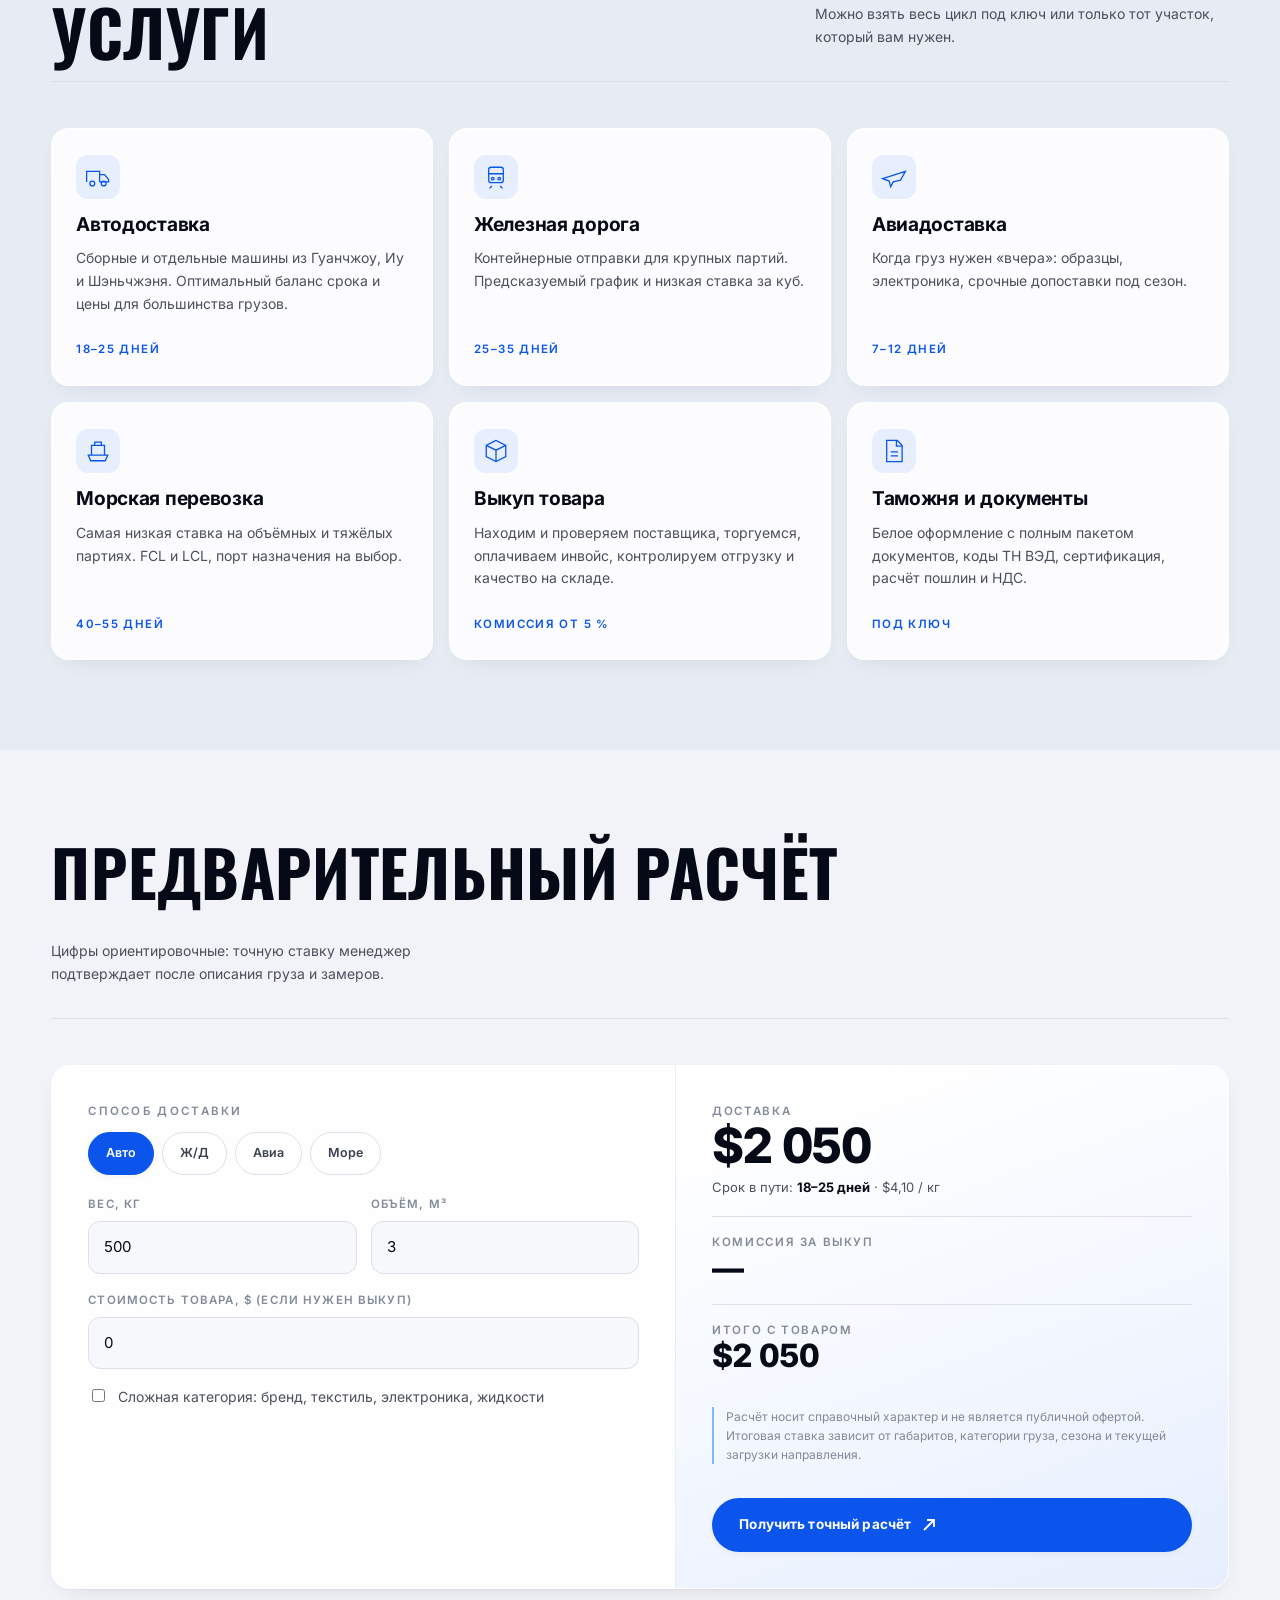
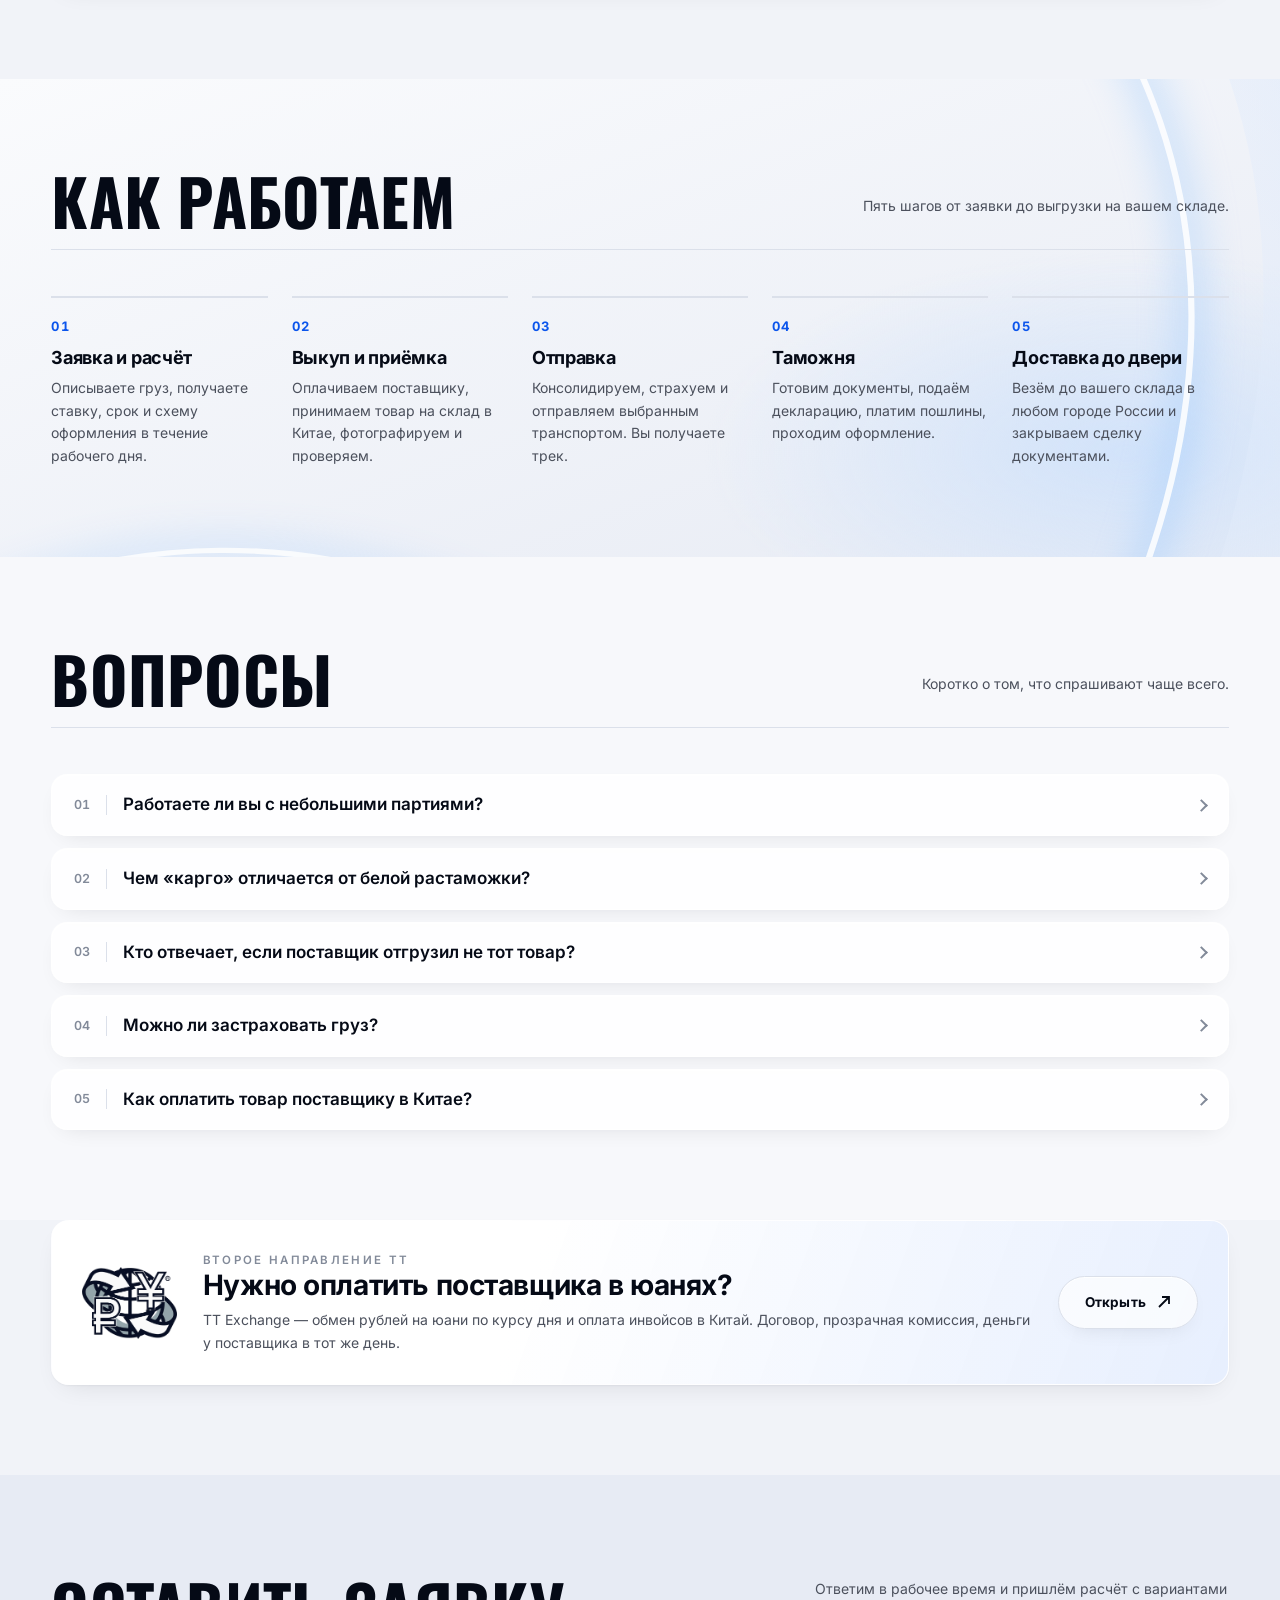
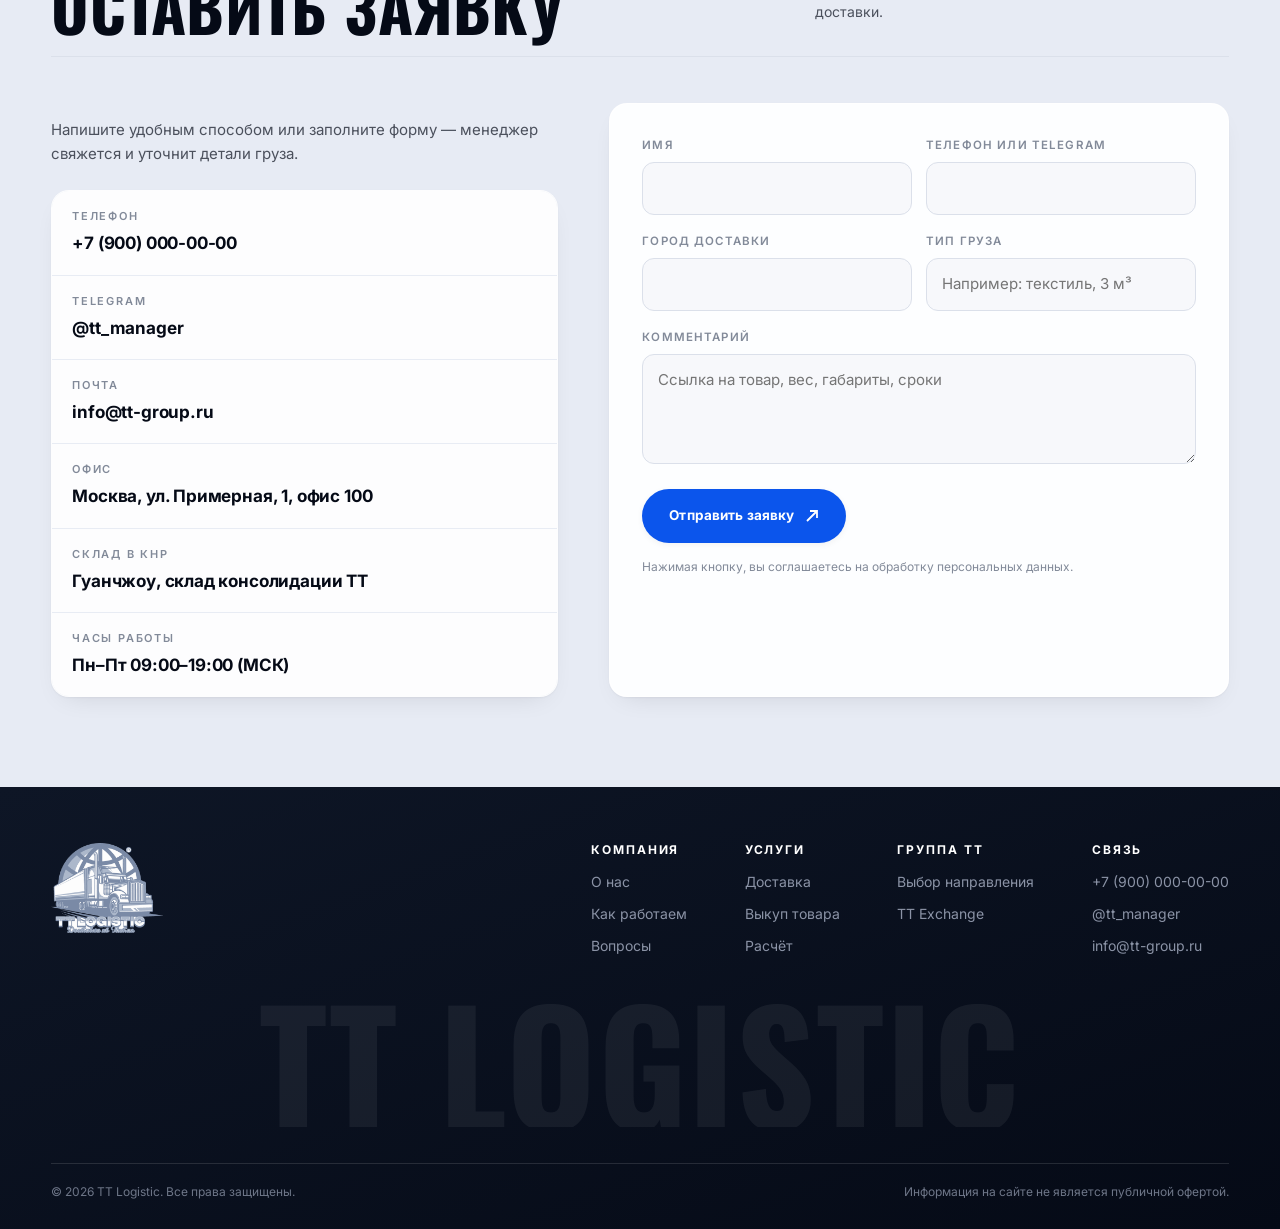
<file: logistic.html>
<!doctype html>
<html lang="ru">
<head>
<meta charset="utf-8">
<meta name="viewport" content="width=device-width,initial-scale=1">
<title>TT Logistic — доставка грузов из Китая под ключ</title>
<meta name="description" content="TT Logistic: выкуп товара у поставщика, консолидация на складе в Китае, авто, ж/д, авиа и морская доставка, таможенное оформление и доставка до склада в России.">
<meta name="theme-color" content="#EDECF1">
<link rel="icon" href="assets/img/favicon.svg" type="image/svg+xml">
<link rel="preload" as="font" type="font/woff2" href="assets/fonts/oswald-700-cyrillic.woff2" crossorigin>
<link rel="preload" as="font" type="font/woff2" href="assets/fonts/inter-400-cyrillic.woff2" crossorigin>
<link rel="stylesheet" href="assets/css/fonts.css">
<link rel="stylesheet" href="assets/css/base.css">
<link rel="stylesheet" href="assets/css/site.css">
</head>
<body>

<!-- ================= ШАПКА ================= -->
<header class="hdr">
  <div class="hdr__in">
    <a class="hdr__logo logo" href="index.html" aria-label="TT Logistic — на главную">
      <img class="logo__mark" src="assets/img/mark-logistic.png" alt="" width="460" height="299">
      <span class="logo__rule"></span>
      <span class="logo__name"><b>TT</b> Logistic</span>
    </a>
    <nav class="hdr__nav" aria-label="Основная навигация">
      <a href="#about">О нас</a>
      <a href="#services">Услуги</a>
      <a href="#calc">Расчёт</a>
      <a href="#how">Как работаем</a>
      <a href="#faq">Вопросы</a>
      <a href="#contact">Контакты</a>
    </nav>
    <div class="hdr__actions">
      <a class="hdr__switch" href="exchange.html">
        <svg width="14" height="14" viewBox="0 0 14 14" fill="none" aria-hidden="true"><path d="M1 4h12M10 1l3 3-3 3M13 10H1M4 7l-3 3 3 3" stroke="currentColor" stroke-width="1.4"/></svg>
        <span>Обмен юаней</span>
      </a>
      <button class="hdr__burger" type="button" aria-label="Меню" aria-expanded="false"><span></span></button>
    </div>
  </div>
</header>

<main>

<!-- ================= ГЕРОЙ ================= -->
<section class="hero">
  <div class="grid-bg"></div>
  <div class="sheen" aria-hidden="true">
    <svg viewBox="0 0 1440 900" preserveAspectRatio="xMidYMid slice">
      <defs>
        <linearGradient id="shA1" x1="1" y1="0" x2="0" y2="1">
          <stop offset="0" stop-color="#C6DBFB" stop-opacity=".55"/>
          <stop offset="1" stop-color="#FFFFFF" stop-opacity="0"/>
        </linearGradient>
        <linearGradient id="shB1" x1="0" y1="1" x2="1" y2="0">
          <stop offset="0" stop-color="#FFFFFF" stop-opacity=".95"/>
          <stop offset="1" stop-color="#DCE8FB" stop-opacity=".12"/>
        </linearGradient>
        <filter id="shF1" x="-40%" y="-40%" width="180%" height="180%">
          <feGaussianBlur stdDeviation="22"/>
        </filter>
      </defs>
      <path d="M1150-140C1470 110 1520 540 1230 1040H1620V-140Z" fill="url(#shA1)"/>
      <path d="M1060-100C1390 150 1440 570 1150 1000" fill="none" stroke="#8FC2FC" stroke-width="26" opacity=".5" filter="url(#shF1)"/>
      <path d="M1060-100C1390 150 1440 570 1150 1000" fill="none" stroke="#FFFFFF" stroke-width="7" opacity=".85"/>
      <path d="M-260 1000C40 700 420 720 700 940V1060H-260Z" fill="url(#shB1)"/>
      <path d="M-260 930C60 630 440 660 740 890" fill="none" stroke="#9CC7FB" stroke-width="22" opacity=".45" filter="url(#shF1)"/>
      <path d="M-260 930C60 630 440 660 740 890" fill="none" stroke="#FFFFFF" stroke-width="6" opacity=".8"/>
    </svg>
  </div>
  <div class="glow hero__glow"></div>
  <div class="hero__art hero__art--container" aria-hidden="true">
    <img src="assets/img/hero-container.png" alt="" width="404" height="269" loading="eager" decoding="async">
  </div>

  <div class="hero__in">
    <div class="hero__top">
      <div>
        <div class="eyebrow">01 / Логистика</div>
      </div>
      <div style="text-align:right">
        <p class="tagline" style="margin:0 0 8px">Ваш мост в <b>Китай</b></p>
        <div class="eyebrow">Гуанчжоу · Иу · Шэньчжэнь<br>Москва · Екатеринбург · Новосибирск</div>
      </div>
    </div>

    <h1 class="hero__title">Возим груз<br>из Китая<br><em>под ключ</em></h1>

    <div class="hero__grid">
      <div>
        <span class="bar"></span>
        <p class="hero__lead">
          Забираем товар у поставщика, проверяем, консолидируем на своём складе в Китае
          и доставляем до вашей двери. Один договор, один менеджер, одна ответственность
          на всём маршруте — от фабрики до склада в России.
        </p>
        <div class="hero__cta">
          <a class="btn" href="#calc">Рассчитать доставку
            <svg class="btn__arrow" width="14" height="14" viewBox="0 0 14 14" fill="none" aria-hidden="true"><path d="M2 12 12 2M5 2h7v7" stroke="currentColor" stroke-width="1.8"/></svg>
          </a>
          <a class="btn btn--ghost" href="#services">Наши услуги</a>
        </div>
      </div>
      <div class="hero__facts">
        <div class="hero__fact"><b>7</b><span>лет на маршруте Китай — Россия</span></div>
        <div class="hero__fact"><b>3</b><span>склада консолидации в КНР</span></div>
        <div class="hero__fact"><b>4</b><span>вида транспорта на выбор</span></div>
        <div class="hero__fact"><b>24/7</b><span>трекинг груза и связь с менеджером</span></div>
      </div>
    </div>
  </div>
</section>

<div class="ticker" aria-hidden="true">
  <div class="ticker__track">
    <span>Авто</span><span>Ж/Д</span><span>Авиа</span><span>Море</span><span>Карго</span><span>Белая растаможка</span><span>Выкуп товара</span><span>Проверка качества</span>
    <span>Авто</span><span>Ж/Д</span><span>Авиа</span><span>Море</span><span>Карго</span><span>Белая растаможка</span><span>Выкуп товара</span><span>Проверка качества</span>
  </div>
</div>

<!-- ================= О КОМПАНИИ ================= -->
<section class="sec" id="about">
  <div class="shell">

    <div style="display:flex;justify-content:center;margin:0 0 18px;overflow:hidden">
      <span class="mega">О КОМПАНИИ</span>
    </div>

    <p class="justified reveal">
      TT Logistic — часть группы TT: логистика и валютные расчёты с Китаем в одном контуре
    </p>

    <div class="stats reveal" style="margin-top:clamp(28px,4vw,54px)">
      <div class="stat"><b>1 400+</b><span>отправок в год</span></div>
      <div class="stat"><b>18–25</b><span>дней средний срок авто</span></div>
      <div class="stat"><b>99,2 %</b><span>грузов без повреждений</span></div>
      <div class="stat"><b>0 ₽</b><span>за расчёт и консультацию</span></div>
    </div>
  </div>
</section>

<!-- ================= УСЛУГИ ================= -->
<section class="sec sec--tint" id="services">
  <div class="shell">
    <div class="sec__head reveal">
      <h2 class="sec__title">Услуги</h2>
      <p class="sec__note">Можно взять весь цикл под ключ или только тот участок, который вам нужен.</p>
    </div>

    <div class="cards reveal">
      <article class="card">
        <svg class="card__i" viewBox="0 0 32 32" fill="none" stroke="currentColor" stroke-width="1.6"><path d="M2 22V9h16v13M18 13h6l5 6v3h-11"/><circle cx="9" cy="24" r="3"/><circle cx="23" cy="24" r="3"/></svg>
        <h3>Автодоставка</h3>
        <p>Сборные и отдельные машины из Гуанчжоу, Иу и Шэньчжэня. Оптимальный баланс срока и цены для большинства грузов.</p>
        <div class="card__meta">18–25 дней</div>
      </article>
      <article class="card">
        <svg class="card__i" viewBox="0 0 32 32" fill="none" stroke="currentColor" stroke-width="1.6"><rect x="7" y="4" width="18" height="19" rx="3"/><path d="M7 12h18M11 27l-3 3M21 27l3 3"/><circle cx="12" cy="18" r="1.6"/><circle cx="20" cy="18" r="1.6"/></svg>
        <h3>Железная дорога</h3>
        <p>Контейнерные отправки для крупных партий. Предсказуемый график и низкая ставка за куб.</p>
        <div class="card__meta">25–35 дней</div>
      </article>
      <article class="card">
        <svg class="card__i" viewBox="0 0 32 32" fill="none" stroke="currentColor" stroke-width="1.6"><path d="M2 18l28-9-6 11-9 2-3 6-2-7z"/></svg>
        <h3>Авиадоставка</h3>
        <p>Когда груз нужен «вчера»: образцы, электроника, срочные допоставки под сезон.</p>
        <div class="card__meta">7–12 дней</div>
      </article>
      <article class="card">
        <svg class="card__i" viewBox="0 0 32 32" fill="none" stroke="currentColor" stroke-width="1.6"><path d="M4 21h24l-3 7H7z"/><path d="M8 21V9h16v12M12 9V5h8v4"/></svg>
        <h3>Морская перевозка</h3>
        <p>Самая низкая ставка на объёмных и тяжёлых партиях. FCL и LCL, порт назначения на выбор.</p>
        <div class="card__meta">40–55 дней</div>
      </article>
      <article class="card">
        <svg class="card__i" viewBox="0 0 32 32" fill="none" stroke="currentColor" stroke-width="1.6"><path d="M16 3 4 9v14l12 6 12-6V9z"/><path d="M4 9l12 6 12-6M16 15v14"/></svg>
        <h3>Выкуп товара</h3>
        <p>Находим и проверяем поставщика, торгуемся, оплачиваем инвойс, контролируем отгрузку и качество на складе.</p>
        <div class="card__meta">Комиссия от 5 %</div>
      </article>
      <article class="card">
        <svg class="card__i" viewBox="0 0 32 32" fill="none" stroke="currentColor" stroke-width="1.6"><path d="M7 3h13l6 6v20H7z"/><path d="M19 3v7h7M12 17h9M12 22h9"/></svg>
        <h3>Таможня и документы</h3>
        <p>Белое оформление с полным пакетом документов, коды ТН ВЭД, сертификация, расчёт пошлин и НДС.</p>
        <div class="card__meta">Под ключ</div>
      </article>
    </div>
  </div>
</section>

<!-- ================= КАЛЬКУЛЯТОР ================= -->
<section class="sec" id="calc">
  <div class="shell">
    <div class="sec__head reveal">
      <h2 class="sec__title">Предварительный расчёт</h2>
      <p class="sec__note">Цифры ориентировочные: точную ставку менеджер подтверждает после описания груза и замеров.</p>
    </div>

    <form class="calc reveal" id="calc-log">
      <div class="calc__form">
        <div class="eyebrow" style="margin-bottom:12px">Способ доставки</div>
        <div class="seg">
          <input type="radio" name="mode" id="m-auto" value="auto" checked><label for="m-auto">Авто</label>
          <input type="radio" name="mode" id="m-rail" value="rail"><label for="m-rail">Ж/Д</label>
          <input type="radio" name="mode" id="m-air" value="air"><label for="m-air">Авиа</label>
          <input type="radio" name="mode" id="m-sea" value="sea"><label for="m-sea">Море</label>
        </div>

        <div class="field-row">
          <label class="field"><span>Вес, кг</span>
            <input type="number" name="weight" min="0" step="1" value="500" inputmode="decimal">
          </label>
          <label class="field"><span>Объём, м³</span>
            <input type="number" name="volume" min="0" step="0.1" value="3" inputmode="decimal">
          </label>
        </div>

        <label class="field"><span>Стоимость товара, $ (если нужен выкуп)</span>
          <input type="number" name="goods" min="0" step="10" value="0" inputmode="decimal">
        </label>

        <label style="display:flex;gap:10px;align-items:flex-start;font-size:14px;color:var(--muted)">
          <input type="checkbox" name="hard" style="width:auto;margin-top:3px">
          Сложная категория: бренд, текстиль, электроника, жидкости
        </label>
      </div>

      <div class="calc__out">
        <div>
          <div class="result">
            <div class="result__label">Доставка</div>
            <div class="result__value" id="r-ship">$0</div>
            <div class="result__sub">Срок в пути: <b id="r-days">—</b> · <span id="r-perkg">—</span></div>
          </div>
          <div class="result" style="margin-top:18px">
            <div class="result__label">Комиссия за выкуп</div>
            <div class="result__value" style="font-size:clamp(22px,2.6vw,32px)" id="r-buy">—</div>
          </div>
          <div class="result" style="margin-top:18px">
            <div class="result__label">Итого с товаром</div>
            <div class="result__value" style="font-size:clamp(22px,2.6vw,32px)" id="r-total">$0</div>
          </div>
        </div>
        <p class="disclaimer">
          Расчёт носит справочный характер и не является публичной офертой.
          Итоговая ставка зависит от габаритов, категории груза, сезона и текущей загрузки направления.
        </p>
        <a class="btn" href="#contact">Получить точный расчёт
          <svg class="btn__arrow" width="14" height="14" viewBox="0 0 14 14" fill="none" aria-hidden="true"><path d="M2 12 12 2M5 2h7v7" stroke="currentColor" stroke-width="1.8"/></svg>
        </a>
      </div>
    </form>
  </div>
</section>

<!-- ================= КАК РАБОТАЕМ ================= -->
<section class="sec sec--sheen" id="how">
  <div class="sheen" aria-hidden="true">
    <svg viewBox="0 0 1440 900" preserveAspectRatio="xMidYMid slice">
      <defs>
        <linearGradient id="shA2" x1="1" y1="0" x2="0" y2="1">
          <stop offset="0" stop-color="#C6DBFB" stop-opacity=".55"/>
          <stop offset="1" stop-color="#FFFFFF" stop-opacity="0"/>
        </linearGradient>
        <linearGradient id="shB2" x1="0" y1="1" x2="1" y2="0">
          <stop offset="0" stop-color="#FFFFFF" stop-opacity=".95"/>
          <stop offset="1" stop-color="#DCE8FB" stop-opacity=".12"/>
        </linearGradient>
        <filter id="shF2" x="-40%" y="-40%" width="180%" height="180%">
          <feGaussianBlur stdDeviation="22"/>
        </filter>
      </defs>
      <path d="M1150-140C1470 110 1520 540 1230 1040H1620V-140Z" fill="url(#shA2)"/>
      <path d="M1060-100C1390 150 1440 570 1150 1000" fill="none" stroke="#8FC2FC" stroke-width="26" opacity=".5" filter="url(#shF2)"/>
      <path d="M1060-100C1390 150 1440 570 1150 1000" fill="none" stroke="#FFFFFF" stroke-width="7" opacity=".85"/>
      <path d="M-260 1000C40 700 420 720 700 940V1060H-260Z" fill="url(#shB2)"/>
      <path d="M-260 930C60 630 440 660 740 890" fill="none" stroke="#9CC7FB" stroke-width="22" opacity=".45" filter="url(#shF2)"/>
      <path d="M-260 930C60 630 440 660 740 890" fill="none" stroke="#FFFFFF" stroke-width="6" opacity=".8"/>
    </svg>
  </div>
  <div class="shell">
    <div class="sec__head reveal">
      <h2 class="sec__title">Как работаем</h2>
      <p class="sec__note">Пять шагов от заявки до выгрузки на вашем складе.</p>
    </div>
    <div class="steps reveal">
      <div class="step"><b>01</b><h3>Заявка и расчёт</h3><p>Описываете груз, получаете ставку, срок и схему оформления в течение рабочего дня.</p></div>
      <div class="step"><b>02</b><h3>Выкуп и приёмка</h3><p>Оплачиваем поставщику, принимаем товар на склад в Китае, фотографируем и проверяем.</p></div>
      <div class="step"><b>03</b><h3>Отправка</h3><p>Консолидируем, страхуем и отправляем выбранным транспортом. Вы получаете трек.</p></div>
      <div class="step"><b>04</b><h3>Таможня</h3><p>Готовим документы, подаём декларацию, платим пошлины, проходим оформление.</p></div>
      <div class="step"><b>05</b><h3>Доставка до двери</h3><p>Везём до вашего склада в любом городе России и закрываем сделку документами.</p></div>
    </div>
  </div>
</section>

<!-- ================= FAQ ================= -->
<section class="sec sec--paper" id="faq">
  <div class="shell">
    <div class="sec__head reveal">
      <h2 class="sec__title">Вопросы</h2>
      <p class="sec__note">Коротко о том, что спрашивают чаще всего.</p>
    </div>
    <div class="faq reveal">
      <details><summary>Работаете ли вы с небольшими партиями?</summary><p>Да. Минимальной партии нет — сборные отправки собираются от одной коробки. Для маленьких объёмов действует минимальная ставка по направлению, её всегда озвучиваем заранее.</p></details>
      <details><summary>Чем «карго» отличается от белой растаможки?</summary><p>При белом оформлении груз проходит официальную таможенную процедуру: декларация, пошлины, НДС, полный пакет документов для бухгалтерии и возможность работать с НДС. Карго дешевле и быстрее, но без такого пакета документов. Мы объясняем риски каждого варианта и не навязываем схему.</p></details>
      <details><summary>Кто отвечает, если поставщик отгрузил не тот товар?</summary><p>Мы фотографируем и проверяем груз на своём складе в Китае до отправки. Если расхождение с заказом обнаружено на приёмке — фиксируем его и возвращаем поставщику до того, как товар уедет из страны.</p></details>
      <details><summary>Можно ли застраховать груз?</summary><p>Да, страхование оформляется на объявленную стоимость товара. Стоимость страховки рассчитывается индивидуально и добавляется к ставке.</p></details>
      <details><summary>Как оплатить товар поставщику в Китае?</summary><p>Это делает наше второе направление — TT Exchange: обмен рублей на юани и оплата инвойса напрямую поставщику. Груз и деньги идут по одному договору и через одного менеджера.</p></details>
    </div>
  </div>
</section>

<!-- ================= ПЕРЕХОД НА ОБМЕННИК ================= -->
<section class="sec" style="padding-top:0">
  <div class="shell">
    <a class="crosslink reveal" href="exchange.html">
      <img src="assets/img/mark-exchange.png" alt="" width="460" height="350">
      <div>
        <div class="eyebrow">Второе направление TT</div>
        <h3>Нужно оплатить поставщика в юанях?</h3>
        <p>TT Exchange — обмен рублей на юани по курсу дня и оплата инвойсов в Китай. Договор, прозрачная комиссия, деньги у поставщика в тот же день.</p>
      </div>
      <span class="btn btn--ghost">Открыть
        <svg class="btn__arrow" width="14" height="14" viewBox="0 0 14 14" fill="none" aria-hidden="true"><path d="M2 12 12 2M5 2h7v7" stroke="currentColor" stroke-width="1.8"/></svg>
      </span>
    </a>
  </div>
</section>

<!-- ================= КОНТАКТЫ ================= -->
<section class="sec sec--tint" id="contact">
  <div class="shell">
    <div class="sec__head reveal">
      <h2 class="sec__title">Оставить заявку</h2>
      <p class="sec__note">Ответим в рабочее время и пришлём расчёт с вариантами доставки.</p>
    </div>

    <div class="contact reveal">
      <div>
        <p class="muted" style="font-size:15px">Напишите удобным способом или заполните форму — менеджер свяжется и уточнит детали груза.</p>
        <div class="contact__list">
          <div class="contact__item"><span>Телефон</span><a data-href="phoneHref" data-c="phone" href="#">—</a></div>
          <div class="contact__item"><span>Telegram</span><a data-href="telegram" data-c="telegramLabel" href="#" target="_blank" rel="noopener">—</a></div>
          <div class="contact__item"><span>Почта</span><a data-c="email" href="#" id="mail-link">—</a></div>
          <div class="contact__item"><span>Офис</span><b data-c="addressRu">—</b></div>
          <div class="contact__item"><span>Склад в КНР</span><b data-c="addressCn">—</b></div>
          <div class="contact__item"><span>Часы работы</span><b data-c="hours">—</b></div>
        </div>
      </div>

      <form class="form" data-lead="logistic">
        <div class="field-row">
          <label class="field"><span>Имя</span><input type="text" name="Имя" required autocomplete="name"></label>
          <label class="field"><span>Телефон или Telegram</span><input type="text" name="Контакт" required></label>
        </div>
        <div class="field-row">
          <label class="field"><span>Город доставки</span><input type="text" name="Город"></label>
          <label class="field"><span>Тип груза</span><input type="text" name="Груз" placeholder="Например: текстиль, 3 м³"></label>
        </div>
        <label class="field"><span>Комментарий</span><textarea name="Комментарий" placeholder="Ссылка на товар, вес, габариты, сроки"></textarea></label>
        <button class="btn" type="submit">Отправить заявку
          <svg class="btn__arrow" width="14" height="14" viewBox="0 0 14 14" fill="none" aria-hidden="true"><path d="M2 12 12 2M5 2h7v7" stroke="currentColor" stroke-width="1.8"/></svg>
        </button>
        <p class="form-note">Нажимая кнопку, вы соглашаетесь на обработку персональных данных.</p>
        <p class="form-status" role="status"></p>
      </form>
    </div>
  </div>
</section>

</main>

<!-- ================= ПОДВАЛ ================= -->
<footer class="ftr">
  <div class="ftr__in">
    <div class="ftr__top">
      <a class="ftr__logo" href="index.html"><img src="assets/img/logo-logistic-light.png" alt="TT Logistic" width="820" height="656"></a>
      <div class="ftr__cols">
        <div class="ftr__col">
          <h4>Компания</h4>
          <a href="#about">О нас</a><a href="#how">Как работаем</a><a href="#faq">Вопросы</a>
        </div>
        <div class="ftr__col">
          <h4>Услуги</h4>
          <a href="#services">Доставка</a><a href="#services">Выкуп товара</a><a href="#calc">Расчёт</a>
        </div>
        <div class="ftr__col">
          <h4>Группа TT</h4>
          <a href="index.html">Выбор направления</a><a href="exchange.html">TT Exchange</a>
        </div>
        <div class="ftr__col">
          <h4>Связь</h4>
          <a data-href="phoneHref" data-c="phone" href="#">—</a>
          <a data-href="telegram" data-c="telegramLabel" href="#" target="_blank" rel="noopener">—</a>
          <a data-c="email" href="#">—</a>
        </div>
      </div>
    </div>
    <div class="ftr__mega"><span class="mega">TT LOGISTIC</span></div>
    <div class="ftr__bottom">
      <span>© <span data-year></span> TT Logistic. Все права защищены.</span>
      <span>Информация на сайте не является публичной офертой.</span>
    </div>
  </div>
</footer>

<script src="assets/js/config.js"></script>
<script src="assets/js/site.js"></script>
<script src="assets/js/calc-logistic.js"></script>
<script>
  // почтовая ссылка
  var ml = document.getElementById('mail-link');
  if (ml && window.TT.contacts.email) ml.href = 'mailto:' + window.TT.contacts.email;
</script>
</body>
</html>
</file>
<file: assets/css/fonts.css>
/* Локальные шрифты — без внешних CDN.
   Oswald — крупные заголовки (узкий гротеск с фирменных макетов),
   Inter — цифры, подписи и основной текст (как на карточках),
   Кириллица + латиница. */
@font-face {
  font-family: 'Inter';
  font-style: normal;
  font-weight: 400;
  font-display: swap;
  src: url(../fonts/inter-400-cyrillic.woff2) format('woff2');
  unicode-range: U+0301, U+0400-045F, U+0490-0491, U+04B0-04B1, U+2116;
}
@font-face {
  font-family: 'Inter';
  font-style: normal;
  font-weight: 400;
  font-display: swap;
  src: url(../fonts/inter-400-latin.woff2) format('woff2');
  unicode-range: U+0000-00FF, U+0131, U+0152-0153, U+02BB-02BC, U+02C6, U+02DA, U+02DC, U+0304, U+0308, U+0329, U+2000-206F, U+20AC, U+2122, U+2191, U+2193, U+2212, U+2215, U+FEFF, U+FFFD;
}
@font-face {
  font-family: 'Inter';
  font-style: normal;
  font-weight: 500;
  font-display: swap;
  src: url(../fonts/inter-500-cyrillic.woff2) format('woff2');
  unicode-range: U+0301, U+0400-045F, U+0490-0491, U+04B0-04B1, U+2116;
}
@font-face {
  font-family: 'Inter';
  font-style: normal;
  font-weight: 500;
  font-display: swap;
  src: url(../fonts/inter-500-latin.woff2) format('woff2');
  unicode-range: U+0000-00FF, U+0131, U+0152-0153, U+02BB-02BC, U+02C6, U+02DA, U+02DC, U+0304, U+0308, U+0329, U+2000-206F, U+20AC, U+2122, U+2191, U+2193, U+2212, U+2215, U+FEFF, U+FFFD;
}
@font-face {
  font-family: 'Inter';
  font-style: normal;
  font-weight: 600;
  font-display: swap;
  src: url(../fonts/inter-600-cyrillic.woff2) format('woff2');
  unicode-range: U+0301, U+0400-045F, U+0490-0491, U+04B0-04B1, U+2116;
}
@font-face {
  font-family: 'Inter';
  font-style: normal;
  font-weight: 600;
  font-display: swap;
  src: url(../fonts/inter-600-latin.woff2) format('woff2');
  unicode-range: U+0000-00FF, U+0131, U+0152-0153, U+02BB-02BC, U+02C6, U+02DA, U+02DC, U+0304, U+0308, U+0329, U+2000-206F, U+20AC, U+2122, U+2191, U+2193, U+2212, U+2215, U+FEFF, U+FFFD;
}
@font-face {
  font-family: 'Inter';
  font-style: normal;
  font-weight: 700;
  font-display: swap;
  src: url(../fonts/inter-700-cyrillic.woff2) format('woff2');
  unicode-range: U+0301, U+0400-045F, U+0490-0491, U+04B0-04B1, U+2116;
}
@font-face {
  font-family: 'Inter';
  font-style: normal;
  font-weight: 700;
  font-display: swap;
  src: url(../fonts/inter-700-latin.woff2) format('woff2');
  unicode-range: U+0000-00FF, U+0131, U+0152-0153, U+02BB-02BC, U+02C6, U+02DA, U+02DC, U+0304, U+0308, U+0329, U+2000-206F, U+20AC, U+2122, U+2191, U+2193, U+2212, U+2215, U+FEFF, U+FFFD;
}
@font-face {
  font-family: 'Inter';
  font-style: normal;
  font-weight: 800;
  font-display: swap;
  src: url(../fonts/inter-800-cyrillic.woff2) format('woff2');
  unicode-range: U+0301, U+0400-045F, U+0490-0491, U+04B0-04B1, U+2116;
}
@font-face {
  font-family: 'Inter';
  font-style: normal;
  font-weight: 800;
  font-display: swap;
  src: url(../fonts/inter-800-latin.woff2) format('woff2');
  unicode-range: U+0000-00FF, U+0131, U+0152-0153, U+02BB-02BC, U+02C6, U+02DA, U+02DC, U+0304, U+0308, U+0329, U+2000-206F, U+20AC, U+2122, U+2191, U+2193, U+2212, U+2215, U+FEFF, U+FFFD;
}
@font-face {
  font-family: 'Inter';
  font-style: normal;
  font-weight: 900;
  font-display: swap;
  src: url(../fonts/inter-900-cyrillic.woff2) format('woff2');
  unicode-range: U+0301, U+0400-045F, U+0490-0491, U+04B0-04B1, U+2116;
}
@font-face {
  font-family: 'Inter';
  font-style: normal;
  font-weight: 900;
  font-display: swap;
  src: url(../fonts/inter-900-latin.woff2) format('woff2');
  unicode-range: U+0000-00FF, U+0131, U+0152-0153, U+02BB-02BC, U+02C6, U+02DA, U+02DC, U+0304, U+0308, U+0329, U+2000-206F, U+20AC, U+2122, U+2191, U+2193, U+2212, U+2215, U+FEFF, U+FFFD;
}
@font-face {
  font-family: 'Oswald';
  font-style: normal;
  font-weight: 500;
  font-display: swap;
  src: url(../fonts/oswald-500-cyrillic.woff2) format('woff2');
  unicode-range: U+0301, U+0400-045F, U+0490-0491, U+04B0-04B1, U+2116;
}
@font-face {
  font-family: 'Oswald';
  font-style: normal;
  font-weight: 500;
  font-display: swap;
  src: url(../fonts/oswald-500-latin.woff2) format('woff2');
  unicode-range: U+0000-00FF, U+0131, U+0152-0153, U+02BB-02BC, U+02C6, U+02DA, U+02DC, U+0304, U+0308, U+0329, U+2000-206F, U+20AC, U+2122, U+2191, U+2193, U+2212, U+2215, U+FEFF, U+FFFD;
}
@font-face {
  font-family: 'Oswald';
  font-style: normal;
  font-weight: 600;
  font-display: swap;
  src: url(../fonts/oswald-600-cyrillic.woff2) format('woff2');
  unicode-range: U+0301, U+0400-045F, U+0490-0491, U+04B0-04B1, U+2116;
}
@font-face {
  font-family: 'Oswald';
  font-style: normal;
  font-weight: 600;
  font-display: swap;
  src: url(../fonts/oswald-600-latin.woff2) format('woff2');
  unicode-range: U+0000-00FF, U+0131, U+0152-0153, U+02BB-02BC, U+02C6, U+02DA, U+02DC, U+0304, U+0308, U+0329, U+2000-206F, U+20AC, U+2122, U+2191, U+2193, U+2212, U+2215, U+FEFF, U+FFFD;
}
@font-face {
  font-family: 'Oswald';
  font-style: normal;
  font-weight: 700;
  font-display: swap;
  src: url(../fonts/oswald-700-cyrillic.woff2) format('woff2');
  unicode-range: U+0301, U+0400-045F, U+0490-0491, U+04B0-04B1, U+2116;
}
@font-face {
  font-family: 'Oswald';
  font-style: normal;
  font-weight: 700;
  font-display: swap;
  src: url(../fonts/oswald-700-latin.woff2) format('woff2');
  unicode-range: U+0000-00FF, U+0131, U+0152-0153, U+02BB-02BC, U+02C6, U+02DA, U+02DC, U+0304, U+0308, U+0329, U+2000-206F, U+20AC, U+2122, U+2191, U+2193, U+2212, U+2215, U+FEFF, U+FFFD;
}
</file>
<file: assets/css/base.css>
/* ============================================================
   TT — общая дизайн-система
   Палитра и типографика сняты с фирменных карточек TT EXCHANGE:
   жемчужный фон с голубым свечением, почти чёрные чернила,
   электрик-синий акцент, узкий гротеск в заголовках.
   ============================================================ */

:root{
  /* Чернила */
  --ink:#050A16;
  --ink-2:#161C2A;
  --ink-3:#3A4150;
  --muted:#4B505C;
  --muted-2:#828A99;

  /* Поверхности */
  --bg:#F1F3F8;
  --bg-2:#E7EBF4;
  --bg-3:#F7F8FB;
  --surface:#FFFFFF;
  --hairline:#DBE0EA;
  --hairline-soft:#E8ECF4;

  /* Акценты */
  --accent:#0B55EC;         /* «ЛУЧШИЙ КУРС», кнопки, акцентные слова */
  --accent-ink:#0A3FB0;
  --accent-2:#3B82EE;       /* вторая строка заголовка */
  --accent-soft:#7FBAFC;    /* свечения */
  --accent-wash:#E7EFFE;
  --bloom:#D2E3FA;          /* голубой разлив в фоне */

  /* Тени */
  --sh-1:0 1px 2px rgba(5,10,22,.04), 0 10px 28px -14px rgba(5,10,22,.14);
  --sh-2:0 2px 6px rgba(5,10,22,.05), 0 26px 60px -28px rgba(11,85,236,.4);
  --sh-glass:0 1px 1px rgba(255,255,255,.9) inset, 0 8px 24px -14px rgba(5,10,22,.16);

  /* Типографика */
  --display:'Oswald',"Arial Narrow",Impact,sans-serif;   /* крупные заголовки */
  --ui:'Inter',system-ui,-apple-system,"Segoe UI",Roboto,sans-serif;
  --text:var(--ui);

  --shell:min(1280px,92vw);
  --r:18px;
  --r-sm:12px;
  --ease:cubic-bezier(.22,.61,.36,1);
}

*,*::before,*::after{box-sizing:border-box}

html{-webkit-text-size-adjust:100%;scroll-behavior:smooth}
@media (prefers-reduced-motion:reduce){html{scroll-behavior:auto}}

body{
  margin:0;
  background:var(--bg);
  color:var(--ink-2);
  font-family:var(--ui);
  font-size:16px;
  line-height:1.62;
  -webkit-font-smoothing:antialiased;
  overflow-x:hidden;
}

img,svg{display:block;max-width:100%}
a{color:inherit;text-decoration:none}
button,input,select,textarea{font:inherit;color:inherit}

::selection{background:var(--accent);color:#fff}

/* Крупные заявления — узкий гротеск, как на карточках */
h1,h2{
  font-family:var(--display);
  font-weight:700;
  line-height:.98;
  letter-spacing:.005em;
  text-transform:uppercase;
  margin:0;
  color:var(--ink);
  text-wrap:balance;
}
/* Подзаголовки и названия карточек — обычный гротеск */
h3,h4{
  font-family:var(--ui);
  font-weight:700;
  line-height:1.2;
  letter-spacing:-.015em;
  margin:0;
  color:var(--ink);
}

.shell{width:var(--shell);margin-inline:auto}

/* --- утилиты -------------------------------------------------- */
.eyebrow{
  font-family:var(--ui);
  font-weight:600;
  font-size:11.5px;
  letter-spacing:.2em;
  text-transform:uppercase;
  color:var(--muted-2);
}
.muted{color:var(--muted)}
.accent{color:var(--accent)}

/* Синяя черта над подписью — приём с карточек */
.bar{
  display:block;width:46px;height:4px;border-radius:2px;
  background:var(--accent);margin-bottom:16px;
}

/* Растянутая по ширине служебная строка */
.justified{
  text-align:justify;
  text-align-last:justify;
  font-family:var(--ui);
  font-size:11px;
  font-weight:600;
  letter-spacing:.14em;
  text-transform:uppercase;
  color:var(--muted-2);
  line-height:2;
}

/* Слоган с акцентным словом */
.tagline{
  font-family:var(--ui);
  font-weight:600;
  font-size:clamp(12px,1.1vw,14px);
  letter-spacing:.14em;
  text-transform:uppercase;
  color:var(--ink);
}
.tagline b{color:var(--accent-2);font-weight:600}

/* Крупная фоновая надпись */
.mega{
  font-family:var(--display);
  font-weight:700;
  text-transform:uppercase;
  line-height:.85;
  letter-spacing:.01em;
  font-size:clamp(48px,12vw,180px);
  color:rgba(5,10,22,.06);
  white-space:nowrap;
  user-select:none;
  pointer-events:none;
}

/* Тонкая координатная сетка */
.grid-bg{
  position:absolute;inset:0;
  background-image:
    linear-gradient(to right,rgba(5,10,22,.05) 1px,transparent 1px),
    linear-gradient(to bottom,rgba(5,10,22,.05) 1px,transparent 1px);
  background-size:clamp(76px,10vw,150px) clamp(76px,10vw,150px);
  -webkit-mask-image:radial-gradient(115% 100% at 50% 28%,#000 25%,transparent 100%);
          mask-image:radial-gradient(115% 100% at 50% 28%,#000 25%,transparent 100%);
  pointer-events:none;
}

/* Мягкое синее свечение */
.glow{
  position:absolute;border-radius:50%;
  pointer-events:none;filter:blur(60px);
  background:radial-gradient(circle,rgba(11,85,236,.2),rgba(127,186,252,.12) 45%,transparent 70%);
}

/* --- Глянцевые ленты фона (с фирменных карточек) --------------- */
.sheen{
  position:absolute;inset:0;
  overflow:hidden;pointer-events:none;
  z-index:0;
}
.sheen svg{
  position:absolute;inset:0;
  width:100%;height:100%;
}

/* Пунктирная линия-выноска между подписью и значением */
.leader{flex:1;height:1px;background:var(--hairline);min-width:24px}

/* --- кнопки --------------------------------------------------- */
.btn{
  --bg-btn:var(--accent); --fg:#fff; --bd:transparent;
  display:inline-flex;align-items:center;gap:11px;
  padding:15px 26px;
  background:var(--bg-btn);color:var(--fg);
  border:1px solid var(--bd);border-radius:999px;
  font-family:var(--ui);font-weight:700;font-size:13.5px;
  letter-spacing:.01em;
  cursor:pointer;
  box-shadow:var(--sh-2);
  transition:transform .25s var(--ease),background .25s,color .25s,border-color .25s,box-shadow .25s;
}
.btn:hover{transform:translateY(-2px);background:var(--accent-ink)}
.btn:active{transform:translateY(0)}
.btn--ghost{--bg-btn:rgba(255,255,255,.7);--fg:var(--ink);--bd:var(--hairline);box-shadow:var(--sh-glass)}
.btn--ghost:hover{background:#fff;border-color:var(--accent);color:var(--accent)}
.btn__arrow{transition:transform .25s var(--ease)}
.btn:hover .btn__arrow{transform:translate(3px,-3px)}

:where(a,button,summary,input,select,textarea):focus-visible{
  outline:2px solid var(--accent);
  outline-offset:3px;
  border-radius:6px;
}

/* --- появление при скролле ------------------------------------ */
.reveal{opacity:0;transform:translateY(22px);transition:opacity .7s var(--ease),transform .7s var(--ease)}
.reveal.is-in{opacity:1;transform:none}
@media (prefers-reduced-motion:reduce){
  .reveal{opacity:1;transform:none;transition:none}
}

/* --- Логотип ---------------------------------------------------
   В крупных местах (портал, подвал, плашка перехода) стоит цельный
   логотип. В шапке, как на фирменных карточках, — знак, вертикальная
   черта и название набором. */
.logo{display:inline-flex;align-items:center;gap:14px}
.logo__mark{height:var(--logo-mark,46px);width:auto;flex:none}
.logo__rule{width:1px;height:var(--logo-rule,30px);background:var(--hairline);flex:none}
.logo__name{
  font-family:var(--ui);font-weight:600;
  font-size:var(--logo-name,19px);letter-spacing:.005em;color:var(--ink);
  text-transform:uppercase;white-space:nowrap;
}
.logo__name b{font-weight:800}
.logo--lockup img{height:var(--logo-lockup,120px);width:auto}
</file>
<file: assets/css/portal.css>
/* ============================================================
   Портал — экран выбора направления с вращающимся глобусом
   ============================================================ */

.portal{
  position:relative;
  min-height:100svh;
  display:flex;flex-direction:column;
  overflow:hidden;
  background:
    radial-gradient(80% 60% at 50% 46%,rgba(127,186,252,.30),transparent 62%),
    linear-gradient(150deg,#F6F7FB 0%,var(--bg) 42%,var(--bg-2) 100%);
}
.portal__glow--a{width:min(58vw,720px);aspect-ratio:1;left:50%;top:36%;transform:translate(-50%,-50%);opacity:.85}
.portal__glow--b{width:min(34vw,420px);aspect-ratio:1;right:-6%;bottom:-10%;opacity:.5}

/* Шапка портала */
.portal__top{
  position:relative;z-index:3;
  width:var(--shell);margin-inline:auto;
  padding:26px 0 0;
  display:flex;align-items:flex-start;justify-content:space-between;gap:24px;
}
.portal__brand{--logo-rule:32px;--logo-name:19px}
.portal__brand-mark{
  width:46px;height:46px;flex:none;
  display:grid;place-items:center;
  background:var(--ink);color:#fff;border-radius:14px;
  font-family:var(--ui);font-weight:800;font-size:17px;
  letter-spacing:.01em;box-shadow:var(--sh-1);
}
.portal__hint{
  max-width:330px;text-align:right;
  font-size:12.5px;line-height:1.7;color:var(--muted);
}
.portal__hint kbd{
  font:inherit;font-weight:600;color:var(--ink);
  background:var(--surface);border:1px solid var(--hairline);
  border-radius:6px;padding:1px 6px;
}

/* Основная сцена */

.stage{
  position:relative;z-index:2;
  flex:1;
  width:var(--shell);margin-inline:auto;
  display:grid;
  grid-template-columns:minmax(230px,1fr) minmax(320px,1.3fr) minmax(230px,1fr);
  align-items:center;gap:clamp(12px,2.6vw,44px);
  padding:16px 0 34px;
}

.stage__title{
  position:absolute;left:0;right:0;top:clamp(4px,4vh,50px);
  display:flex;justify-content:center;
  z-index:0;overflow:hidden;
}

/* Карточки выбора */

.choice{
  position:relative;z-index:3;
  display:block;width:100%;
  text-align:left;
  padding:26px 26px 24px;
  background:var(--surface);
  border:1px solid var(--hairline-soft);
  border-radius:var(--r);
  color:var(--ink-2);
  cursor:pointer;
  box-shadow:var(--sh-1);
  transition:border-color .3s var(--ease),transform .35s var(--ease),box-shadow .35s var(--ease);
}
.choice--right{text-align:right}
.choice::after{
  content:"";position:absolute;left:26px;right:26px;bottom:0;height:2px;
  background:var(--accent);border-radius:2px;
  transform:scaleX(0);transform-origin:left;
  transition:transform .4s var(--ease);
}
.choice--right::after{transform-origin:right}
.choice:hover,.choice.is-active{
  border-color:#C9D8FA;
  box-shadow:var(--sh-2);
}
.choice:hover::after,.choice.is-active::after{transform:scaleX(1)}
.choice.is-active{transform:translateY(-6px)}
.choice--left.is-active{transform:translate(-6px,-6px)}
.choice--right.is-active{transform:translate(6px,-6px)}

.choice__logo{display:block;margin-bottom:16px;--logo-lockup:clamp(80px,8vw,104px)}
.choice--right .choice__logo{display:flex;justify-content:flex-end}
.choice__name{font-size:clamp(23px,2.5vw,33px);margin-bottom:4px}
.choice__tag{font-weight:600;font-size:12px;letter-spacing:.18em;text-transform:uppercase;color:var(--accent);margin-bottom:14px}
.choice__desc{font-size:13.5px;line-height:1.65;color:var(--muted);margin:0 0 20px}
.choice__go{
  display:inline-flex;align-items:center;gap:9px;
  font-family:var(--ui);font-weight:700;font-size:13px;
  letter-spacing:0;color:var(--accent);
  transition:gap .3s var(--ease);
}
.choice:hover .choice__go{gap:15px}
.choice__num{
  position:absolute;top:20px;
  font-family:var(--ui);font-weight:600;font-size:11px;
  letter-spacing:.16em;text-transform:uppercase;color:var(--muted-2);
}
.choice--left .choice__num{right:24px}
.choice--right .choice__num{left:24px}

/* Мини-табло курса на карточке обменника */
.choice__rate{
  display:flex;align-items:baseline;gap:8px;justify-content:flex-end;
  padding-top:12px;margin-bottom:16px;border-top:1px solid var(--hairline-soft);
}
.choice__rate span{font-size:11px;letter-spacing:.14em;text-transform:uppercase;color:var(--muted-2);font-weight:600}
.choice__rate b{font-family:var(--ui);font-weight:800;font-size:22px;color:var(--ink);font-variant-numeric:tabular-nums;letter-spacing:-.03em}

/* Глобус */
.globe{position:relative;display:grid;place-items:center;padding-block:6px}
.globe__canvas{width:100%;height:auto;touch-action:none;cursor:grab}
.globe__canvas:active{cursor:grabbing}
.globe__status{margin-top:6px;text-align:center;min-height:56px}

.globe__status-label{
  font-family:var(--ui);font-weight:600;font-size:10.5px;letter-spacing:.24em;
  text-transform:uppercase;color:var(--muted-2);
}

.globe__status-value{
  font-family:var(--display);font-weight:700;text-transform:uppercase;font-size:clamp(19px,2.3vw,26px);
  color:var(--ink);letter-spacing:-.02em;
}
.globe__drag{
  display:inline-flex;align-items:center;gap:9px;margin-top:14px;
  padding:8px 16px;border-radius:999px;
  background:rgba(255,255,255,.75);border:1px solid rgba(255,255,255,.9);
  box-shadow:var(--sh-glass);
  font-family:var(--ui);font-weight:600;
  font-size:10.5px;letter-spacing:.16em;text-transform:uppercase;color:var(--muted);
}
.globe__drag svg{color:var(--accent)}

/* Низ портала */
.portal__bottom{
  position:relative;z-index:3;
  width:var(--shell);margin-inline:auto;
  padding-bottom:24px;
}
.portal__bottom .justified{border-top:1px solid var(--hairline);padding-top:14px}

/* Затемнение при переходе */
.curtain{
  position:fixed;inset:0;z-index:50;
  background:var(--bg);
  opacity:0;pointer-events:none;
  transition:opacity .42s var(--ease);
}
.curtain.is-on{opacity:1;pointer-events:all}

/* Планшет / мобайл */
@media (max-width:940px){
  .stage{
    grid-template-columns:1fr;
    grid-template-areas:"globe" "left" "right";
    gap:16px;padding-top:6px;
  }
  .globe{grid-area:globe}
  .choice--left{grid-area:left}
  .choice--right{grid-area:right;text-align:left}
  .choice--right .choice__logo{justify-content:flex-start}
  .choice--right .choice__num{left:auto;right:24px}
  .choice--right::after{transform-origin:left}
  .choice__rate{justify-content:flex-start}
  .choice.is-active,
  .choice--left.is-active,
  .choice--right.is-active{transform:translateY(-4px)}
  .globe__canvas{max-width:min(80vw,430px)}
  .portal__hint{display:none}
  .stage__title{display:none}
  .portal__bottom .justified{text-align-last:left;text-align:left}
}
</file>
<file: assets/css/site.css>
/* ============================================================
   Общий каркас внутренних сайтов (TT LOGISTIC / TT EXCHANGE)
   ============================================================ */

/* --- Шапка ---------------------------------------------------- */
.hdr{
  position:sticky;top:0;z-index:40;
  background:rgba(247,248,251,.88);
  -webkit-backdrop-filter:blur(16px);backdrop-filter:blur(16px);
  border-bottom:1px solid var(--hairline-soft);
}
.hdr__in{
  width:var(--shell);margin-inline:auto;
  display:flex;align-items:center;justify-content:space-between;gap:20px;
  height:78px;
}
.hdr__logo{--logo-mark:46px;--logo-rule:32px;--logo-name:19px}
.hdr__nav{display:flex;align-items:center;gap:clamp(12px,1.9vw,28px)}
.hdr__nav a{
  position:relative;
  font-weight:600;font-size:13.5px;
  color:var(--ink-3);padding:6px 0;
  transition:color .25s;
}
.hdr__nav a::after{
  content:"";position:absolute;left:0;right:0;bottom:0;height:2px;
  background:var(--accent);border-radius:2px;
  transform:scaleX(0);transform-origin:left;transition:transform .3s var(--ease);
}
.hdr__nav a:hover{color:var(--ink)}
.hdr__nav a:hover::after{transform:scaleX(1)}
.hdr__actions{display:flex;align-items:center;gap:12px}
.hdr__switch{
  display:inline-flex;align-items:center;gap:9px;
  padding:10px 17px;border:1px solid var(--hairline);border-radius:999px;
  background:rgba(255,255,255,.8);
  font-weight:600;font-size:12.5px;
  color:var(--ink-3);transition:border-color .25s,color .25s,box-shadow .25s;
}
.hdr__switch svg{color:var(--accent)}
.hdr__switch:hover{color:var(--accent);border-color:#C9D8FA;box-shadow:var(--sh-1)}
.hdr__burger{
  display:none;width:44px;height:44px;
  align-items:center;justify-content:center;
  background:var(--surface);border:1px solid var(--hairline);border-radius:12px;cursor:pointer;
}
.hdr__burger span{display:block;width:18px;height:2px;background:var(--ink);position:relative;border-radius:2px}
.hdr__burger span::before,.hdr__burger span::after{
  content:"";position:absolute;left:0;width:18px;height:2px;background:var(--ink);border-radius:2px;
  transition:transform .3s var(--ease),opacity .2s;
}
.hdr__burger span::before{top:-6px}
.hdr__burger span::after{top:6px}
body.nav-open .hdr__burger span{background:transparent}
body.nav-open .hdr__burger span::before{transform:translateY(6px) rotate(45deg)}
body.nav-open .hdr__burger span::after{transform:translateY(-6px) rotate(-45deg)}

@media (max-width:960px){
  .hdr__burger{display:flex}
  .hdr__nav{
    position:fixed;inset:78px 0 auto;
    flex-direction:column;align-items:flex-start;gap:0;
    background:var(--bg-3);border-bottom:1px solid var(--hairline);
    padding:8px 4vw 22px;box-shadow:var(--sh-1);
    transform:translateY(-130%);transition:transform .4s var(--ease);
  }
  .hdr__nav a{width:100%;padding:15px 0;border-bottom:1px solid var(--hairline-soft);font-size:15px}
  .hdr__nav a::after{display:none}
  body.nav-open .hdr__nav{transform:none}
  .hdr__switch span{display:none}
  .hdr__logo{--logo-name:16px;--logo-mark:40px;--logo-rule:26px}
}

/* --- Герой ---------------------------------------------------- */
.hero{
  position:relative;overflow:hidden;
  padding:clamp(44px,7vw,92px) 0 clamp(40px,6vw,76px);
  background:
    radial-gradient(60% 70% at 78% 88%,var(--bloom),transparent 62%),
    linear-gradient(155deg,#F8F9FC 0%,var(--bg) 52%,var(--bg-2) 100%);
}
.hero__glow{width:min(46vw,560px);aspect-ratio:1;right:2%;top:8%;opacity:.7}
.hero__in{position:relative;z-index:3;width:var(--shell);margin-inline:auto}
.hero__top{display:flex;justify-content:space-between;align-items:flex-start;gap:30px;flex-wrap:wrap}
.hero__title{
  font-size:clamp(46px,8vw,116px);
  letter-spacing:.005em;margin:22px 0 0;
}
.hero__title em{font-style:normal;color:var(--accent)}
.hero__grid{
  display:grid;grid-template-columns:1.12fr .88fr;gap:clamp(24px,4vw,58px);
  align-items:end;margin-top:clamp(24px,3.6vw,48px);
}
.hero__lead{font-size:clamp(15px,1.3vw,17.5px);line-height:1.72;color:var(--muted);margin:0 0 26px;max-width:54ch}
.hero__cta{display:flex;flex-wrap:wrap;gap:12px}
.hero__facts{
  display:grid;grid-template-columns:1fr 1fr;gap:1px;
  background:var(--hairline-soft);
  border:1px solid rgba(255,255,255,.9);border-radius:var(--r);overflow:hidden;
  box-shadow:var(--sh-1);
}
.hero__fact{background:rgba(255,255,255,.92);padding:20px 20px 18px}
.hero__fact b{
  display:block;font-family:var(--ui);font-weight:800;
  font-size:clamp(26px,3.1vw,40px);color:var(--ink);line-height:1.05;
  letter-spacing:-.03em;font-variant-numeric:tabular-nums;
}
.hero__fact > span{font-size:12px;color:var(--muted);line-height:1.45;display:block;margin-top:4px}
.hero__art{position:absolute;inset:0;z-index:2;pointer-events:none}
.hero__art img{position:absolute;right:2%;top:46%;transform:translateY(-50%);width:auto;max-width:none}
.hero__art--container img{height:clamp(190px,26vw,330px)}
/* Глобус: белый на светлом не вырезается — растворяем кадр маской и умножением */
.hero__art--globe img{
  height:clamp(260px,36vw,520px);
  right:4%;top:47%;
  mix-blend-mode:multiply;
  -webkit-mask-image:radial-gradient(closest-side,#000 58%,rgba(0,0,0,.45) 78%,transparent 96%);
          mask-image:radial-gradient(closest-side,#000 58%,rgba(0,0,0,.45) 78%,transparent 96%);
}
@media (max-width:900px){
  .hero__grid{grid-template-columns:1fr}
  .hero__art{opacity:.42}
  .hero__art img{right:-6%}
}

/* Бегущая строка */
.ticker{
  border-block:1px solid var(--hairline-soft);
  background:rgba(255,255,255,.75);
  overflow:hidden;padding:15px 0;
}
.ticker__track{display:flex;width:max-content;animation:ticker 36s linear infinite}
.ticker__track span{
  font-weight:700;font-size:clamp(14px,1.5vw,18px);
  letter-spacing:-.01em;color:var(--ink-3);
  padding-inline:20px;
}
.ticker__track span::after{content:"";display:inline-block;width:6px;height:6px;border-radius:50%;background:var(--accent);margin-left:20px;vertical-align:middle;opacity:.5}
@keyframes ticker{to{transform:translateX(-50%)}}
@media (prefers-reduced-motion:reduce){.ticker__track{animation:none}}

/* --- Секции --------------------------------------------------- */
.sec{padding:clamp(52px,7vw,100px) 0;position:relative}
.sec > .shell{position:relative;z-index:2}
.sec--tint{background:var(--bg-2)}
.sec--paper{background:var(--bg-3)}
/* Секция с глянцевыми лентами — как фон фирменных карточек */
.sec--sheen{
  background:
    radial-gradient(55% 70% at 88% 78%,var(--bloom),transparent 60%),
    linear-gradient(160deg,#FAFBFD,var(--bg-2));
  overflow:hidden;
}

.sec__head{
  display:flex;justify-content:space-between;align-items:flex-end;gap:24px;
  flex-wrap:wrap;margin-bottom:clamp(26px,3.6vw,46px);
  border-bottom:1px solid var(--hairline);padding-bottom:18px;
}
.sec__title{font-size:clamp(30px,5vw,64px)}
.sec__note{max-width:46ch;font-size:14px;color:var(--muted)}

/* Карточки услуг */
.cards{display:grid;grid-template-columns:repeat(3,1fr);gap:16px}
@media (max-width:1000px){.cards{grid-template-columns:repeat(2,1fr)}}
@media (max-width:620px){.cards{grid-template-columns:1fr}}
.card{
  background:rgba(255,255,255,.86);
  border:1px solid rgba(255,255,255,.9);border-radius:var(--r);
  padding:26px 24px;
  display:flex;flex-direction:column;gap:11px;
  box-shadow:var(--sh-glass);
  transition:transform .3s var(--ease),box-shadow .3s var(--ease),border-color .3s;
}
.card:hover{transform:translateY(-4px);box-shadow:var(--sh-2);border-color:#C9D8FA}
.card__i{
  width:44px;height:44px;padding:9px;
  border-radius:var(--r-sm);
  background:var(--accent-wash);color:var(--accent);
  margin-bottom:4px;
}
.card h3{font-size:19px}
.card p{margin:0;font-size:14px;line-height:1.62;color:var(--muted)}
.card__meta{
  margin-top:auto;padding-top:14px;
  font-weight:600;font-size:11.5px;
  letter-spacing:.12em;text-transform:uppercase;color:var(--accent);
}

/* --- Табло курса ---------------------------------------------- */
.board{
  background:rgba(255,255,255,.9);
  border:1px solid rgba(255,255,255,.9);border-radius:var(--r);
  padding:clamp(22px,3vw,34px);
  box-shadow:var(--sh-1);
}
.board__head{display:flex;justify-content:space-between;align-items:baseline;gap:16px;flex-wrap:wrap;margin-bottom:2px}
.board__date{font-family:var(--ui);font-weight:800;font-size:clamp(24px,3.2vw,38px);color:var(--ink);letter-spacing:-.03em}
.board__delta{font-weight:600;font-size:12.5px;letter-spacing:.14em;text-transform:uppercase;color:var(--accent-2)}
.board__rows{margin-top:16px}
.board__row{display:flex;align-items:center;gap:16px;padding:15px 0;border-top:1px solid var(--hairline-soft)}
.board__from{font-weight:500;font-size:14.5px;color:var(--muted);min-width:88px}
.board__val{
  font-family:var(--ui);font-weight:800;
  font-size:clamp(26px,3.6vw,46px);color:var(--ink);
  letter-spacing:-.04em;font-variant-numeric:tabular-nums;line-height:1;
}
.board__cur{font-size:.44em;color:var(--muted);margin-left:5px;letter-spacing:0}
.board__row--best{
  margin-top:16px;border-top:0;
  border:1.5px solid var(--accent);border-radius:999px;
  padding:14px 24px;
  background:linear-gradient(90deg,var(--accent-wash),rgba(255,255,255,.45));
  box-shadow:0 0 0 4px rgba(11,85,236,.06);
}
.board__row--best .board__from{color:var(--accent)}
.board__row--best .board__val{font-size:clamp(17px,2.1vw,26px);color:var(--accent);letter-spacing:0;text-transform:uppercase}
.board__row--best .leader{background:var(--accent);opacity:.3}
.board__foot{
  margin-top:18px;padding-top:14px;border-top:1px solid var(--hairline-soft);
  font-weight:600;font-size:11px;letter-spacing:.16em;text-transform:uppercase;color:var(--muted-2);
}

/* Блок «курс на сегодня»: табло + пояснение */
.rate{display:grid;grid-template-columns:1.02fr .98fr;gap:clamp(20px,3vw,44px);align-items:start}
@media (max-width:900px){.rate{grid-template-columns:1fr}}
.rate__side{padding-top:6px}
.rate__list{display:grid;gap:15px;margin:20px 0 26px}
.rate__li{display:flex;gap:13px;align-items:flex-start;font-size:14.5px;line-height:1.6;color:var(--muted)}
.rate__li svg{flex:none;width:21px;height:21px;color:var(--accent);margin-top:2px}

/* Шаги */
.steps{display:grid;grid-template-columns:repeat(auto-fit,minmax(198px,1fr));gap:24px}
.step{border-top:2px solid var(--hairline);padding-top:18px}
.step b{display:block;font-weight:700;font-size:13px;letter-spacing:.1em;color:var(--accent);margin-bottom:10px;font-variant-numeric:tabular-nums}
.step h3{font-size:18px;margin-bottom:8px}
.step p{margin:0;font-size:14px;color:var(--muted)}

/* Цифры */
.stats{
  display:grid;grid-template-columns:repeat(auto-fit,minmax(176px,1fr));gap:1px;
  background:var(--hairline-soft);border:1px solid rgba(255,255,255,.9);
  border-radius:var(--r);overflow:hidden;box-shadow:var(--sh-1);
}
.stat{background:rgba(255,255,255,.92);padding:26px 22px}
.stat b{
  display:block;font-family:var(--ui);font-weight:800;
  font-size:clamp(30px,4vw,52px);color:var(--ink);line-height:1;
  letter-spacing:-.04em;font-variant-numeric:tabular-nums;
}
.stat--sm b{font-size:clamp(22px,2.5vw,32px);line-height:1.1}
.stat > span{font-size:12.5px;color:var(--muted);display:block;margin-top:8px}

/* --- Калькулятор ---------------------------------------------- */
.calc{
  display:grid;grid-template-columns:1.06fr .94fr;
  border:1px solid rgba(255,255,255,.9);border-radius:var(--r);overflow:hidden;
  box-shadow:var(--sh-1);
}
.calc__form{padding:clamp(24px,3vw,36px);background:rgba(255,255,255,.92)}
.calc__out{
  padding:clamp(24px,3vw,36px);
  background:linear-gradient(160deg,#FFFFFF 10%,var(--accent-wash));
  border-left:1px solid var(--hairline-soft);
  display:flex;flex-direction:column;justify-content:space-between;gap:22px;
}
.field{display:block;margin-bottom:17px}
.field > span{display:block;font-weight:600;font-size:11.5px;letter-spacing:.1em;text-transform:uppercase;color:var(--muted-2);margin-bottom:8px}
.field input,.field select,.field textarea{
  width:100%;padding:13px 15px;
  background:var(--bg-3);border:1px solid var(--hairline);border-radius:var(--r-sm);
  color:var(--ink);font-size:15px;
  transition:border-color .25s,background .25s,box-shadow .25s;
}
.field input:focus,.field select:focus,.field textarea:focus{
  border-color:var(--accent);outline:none;background:var(--surface);
  box-shadow:0 0 0 4px rgba(11,85,236,.12);
}
.field textarea{min-height:110px;resize:vertical}
.field-row{display:grid;grid-template-columns:1fr 1fr;gap:14px}
.seg{display:flex;flex-wrap:wrap;gap:8px;margin-bottom:20px}
.seg input{position:absolute;opacity:0;pointer-events:none}
.seg label{
  padding:10px 17px;border:1px solid var(--hairline);border-radius:999px;
  background:var(--surface);
  font-weight:600;font-size:12.5px;
  color:var(--ink-3);cursor:pointer;transition:.25s var(--ease);
}
.seg label:hover{border-color:var(--accent);color:var(--accent)}
.seg input:checked + label{background:var(--accent);color:#fff;border-color:var(--accent);box-shadow:var(--sh-2)}
.seg input:focus-visible + label{outline:2px solid var(--accent);outline-offset:3px}

.result{border-top:1px solid var(--hairline);padding-top:16px}
.result:first-child{border-top:0;padding-top:0}
.result__label{font-weight:600;font-size:11.5px;letter-spacing:.14em;text-transform:uppercase;color:var(--muted-2)}
.result__value{
  font-family:var(--ui);font-weight:800;
  font-size:clamp(30px,3.8vw,50px);color:var(--ink);line-height:1.05;
  letter-spacing:-.04em;font-variant-numeric:tabular-nums;
}
.result__sub{font-size:13px;color:var(--muted);margin-top:6px}
.result__sub b{color:var(--ink)}
.disclaimer{font-size:12px;line-height:1.6;color:var(--muted-2);border-left:2px solid var(--accent-soft);padding-left:12px}
@media (max-width:840px){.calc{grid-template-columns:1fr}}

/* --- FAQ: строки-пилюли с номером и шевроном ------------------- */
.faq{counter-reset:q;display:grid;gap:12px}
.faq details{
  background:rgba(255,255,255,.82);
  border:1px solid rgba(255,255,255,.95);
  border-radius:16px;
  box-shadow:var(--sh-glass);
  transition:box-shadow .3s var(--ease),border-color .3s;
}
.faq details[open]{border-color:#C9D8FA;box-shadow:var(--sh-2)}
.faq summary{
  list-style:none;cursor:pointer;
  display:flex;align-items:center;gap:16px;
  padding:16px 22px;
  font-weight:600;font-size:clamp(14.5px,1.35vw,17px);
  color:var(--ink);
}
.faq summary::-webkit-details-marker{display:none}
.faq summary::before{
  counter-increment:q;content:counter(q,decimal-leading-zero);
  flex:none;font-weight:600;font-size:12.5px;color:var(--muted-2);
  font-variant-numeric:tabular-nums;
  padding-right:16px;border-right:1px solid var(--hairline);
}
.faq summary::after{
  content:"";flex:none;margin-left:auto;
  width:9px;height:9px;
  border-right:2px solid var(--muted-2);border-bottom:2px solid var(--muted-2);
  transform:rotate(-45deg);
  transition:transform .3s var(--ease),border-color .25s;
}
.faq details[open] summary{color:var(--accent)}
.faq details[open] summary::after{transform:rotate(45deg);border-color:var(--accent)}
.faq p{margin:0;padding:0 22px 20px 62px;max-width:84ch;font-size:14.5px;line-height:1.7;color:var(--muted)}

/* --- Контакты ------------------------------------------------- */
.contact{display:grid;grid-template-columns:.9fr 1.1fr;gap:clamp(24px,4vw,56px)}
@media (max-width:840px){.contact{grid-template-columns:1fr}}
.contact__list{
  display:grid;gap:1px;background:var(--hairline-soft);
  border:1px solid rgba(255,255,255,.9);border-radius:var(--r);overflow:hidden;
  margin-top:24px;box-shadow:var(--sh-1);
}
.contact__item{background:rgba(255,255,255,.92);padding:17px 20px}
.contact__item > span{display:block;font-weight:600;font-size:11px;letter-spacing:.16em;text-transform:uppercase;color:var(--muted-2);margin-bottom:4px}
.contact__item a,.contact__item b{font-weight:700;font-size:17px;color:var(--ink);letter-spacing:-.01em}
.contact__item a:hover{color:var(--accent)}
.form{
  background:rgba(255,255,255,.92);border:1px solid rgba(255,255,255,.9);
  border-radius:var(--r);padding:clamp(22px,3vw,32px);box-shadow:var(--sh-1);
}
.form-note{font-size:12px;color:var(--muted-2);margin-top:14px}
.form-status{margin-top:12px;font-size:13.5px;color:var(--accent);min-height:20px}

/* --- Подвал --------------------------------------------------- */
.ftr{
  background:linear-gradient(160deg,#0E1626,var(--ink));
  color:#8B93A6;
  padding:56px 0 28px;position:relative;overflow:hidden;
}
.ftr__in{width:var(--shell);margin-inline:auto;position:relative;z-index:2}
.ftr__top{display:flex;justify-content:space-between;gap:30px;flex-wrap:wrap;align-items:flex-start}
.ftr__logo img{height:clamp(78px,7vw,98px);width:auto}
.ftr__cols{display:flex;gap:clamp(22px,4.5vw,72px);flex-wrap:wrap}
.ftr__col h4{font-size:12px;letter-spacing:.16em;text-transform:uppercase;color:#fff;margin-bottom:14px}
.ftr__col a,.ftr__col p{display:block;font-size:14px;color:#8B93A6;margin:0 0 9px;transition:color .2s}
.ftr__col a:hover{color:var(--accent-soft)}
.ftr__bottom{
  margin-top:36px;padding-top:18px;border-top:1px solid rgba(255,255,255,.12);
  display:flex;justify-content:space-between;gap:16px;flex-wrap:wrap;
  font-size:12px;color:#6E7688;
}
.ftr__mega{margin-top:30px;display:flex;justify-content:center;overflow:hidden}
.ftr .mega{color:rgba(255,255,255,.06)}
.ftr__glow{width:min(60vw,720px);aspect-ratio:1;left:50%;bottom:-58%;transform:translateX(-50%);opacity:.5}

/* Плашка перехода на второй проект */
.crosslink{
  display:grid;grid-template-columns:auto 1fr auto;align-items:center;gap:26px;
  padding:clamp(20px,2.6vw,30px);
  border:1px solid rgba(255,255,255,.9);border-radius:var(--r);
  background:linear-gradient(110deg,rgba(255,255,255,.94) 40%,var(--accent-wash));
  box-shadow:var(--sh-1);
  transition:transform .3s var(--ease),box-shadow .3s var(--ease);
}
.crosslink:hover{transform:translateY(-3px);box-shadow:var(--sh-2)}
.crosslink img{height:72px;width:auto}
.crosslink h3{font-size:clamp(19px,2.2vw,28px);margin-bottom:6px}
.crosslink p{margin:0;font-size:14px;color:var(--muted)}
@media (max-width:760px){.crosslink{grid-template-columns:1fr;text-align:left;gap:16px}}
</file>
